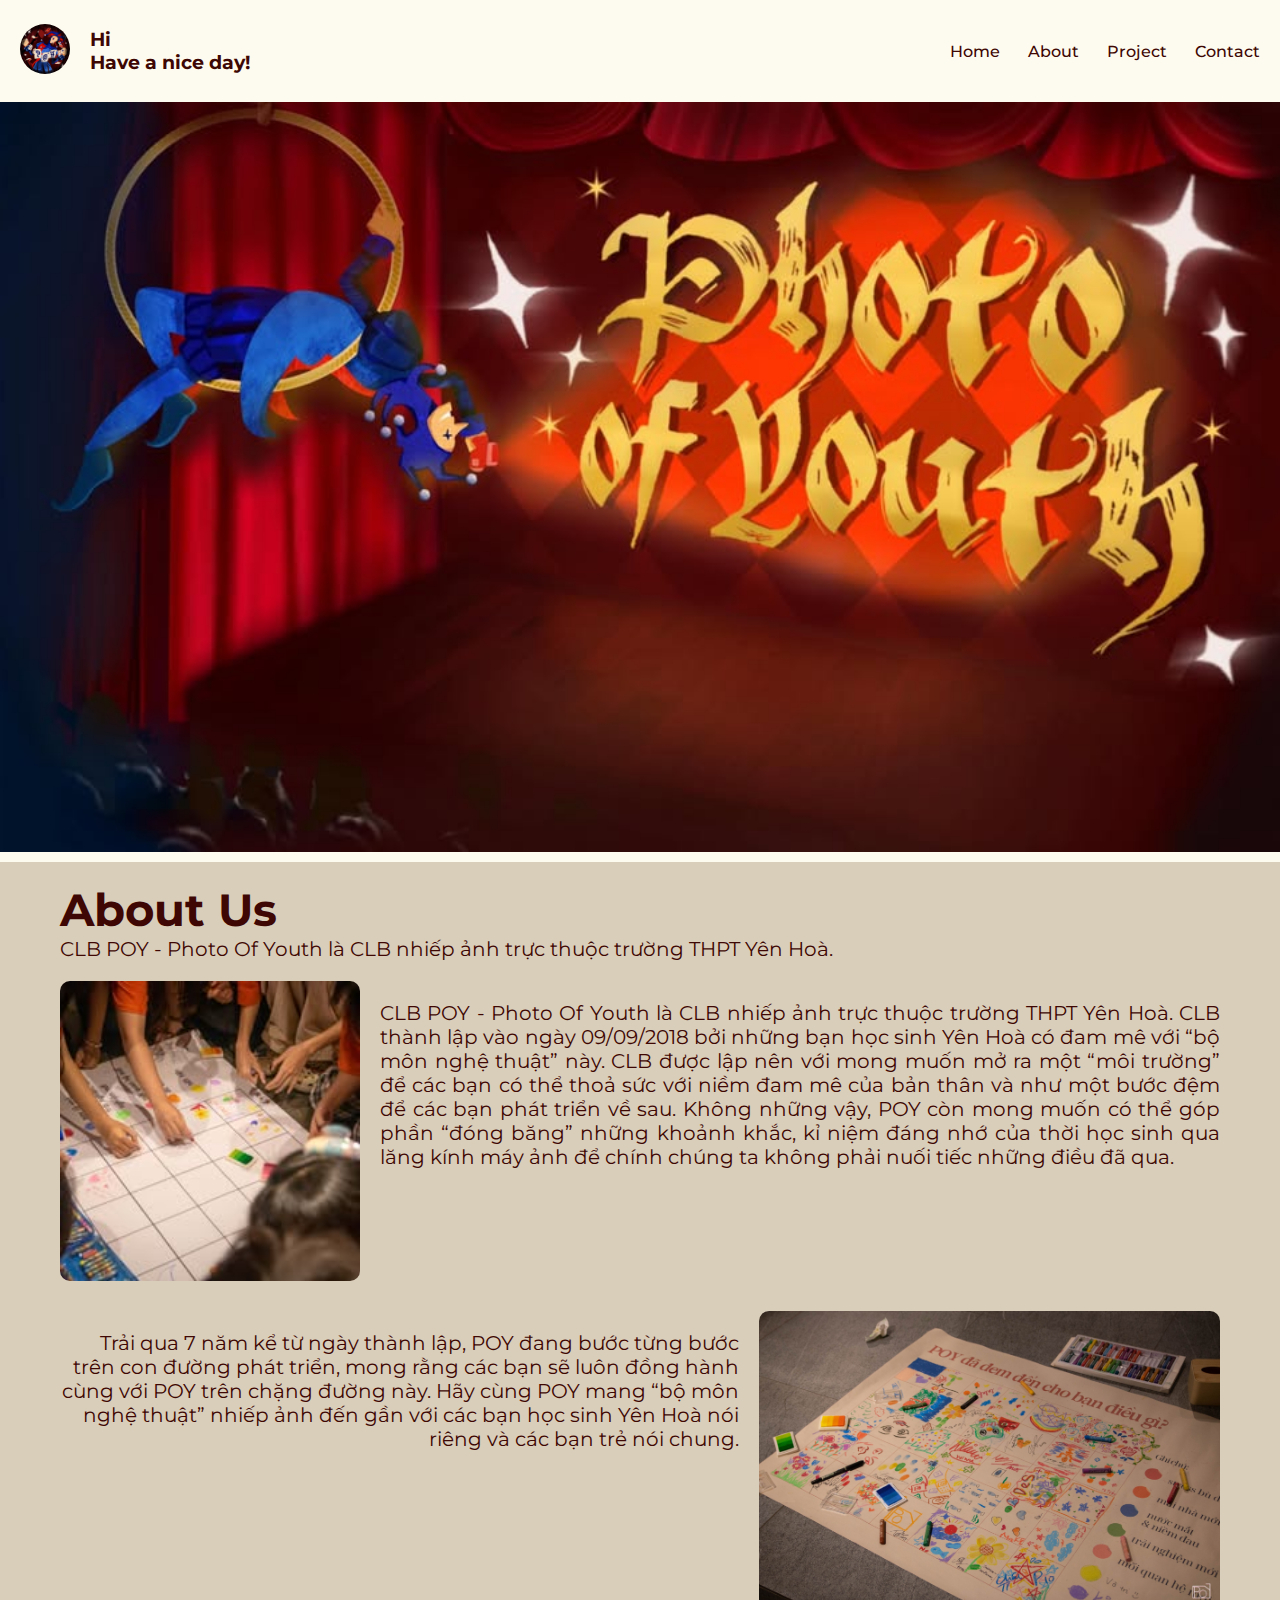
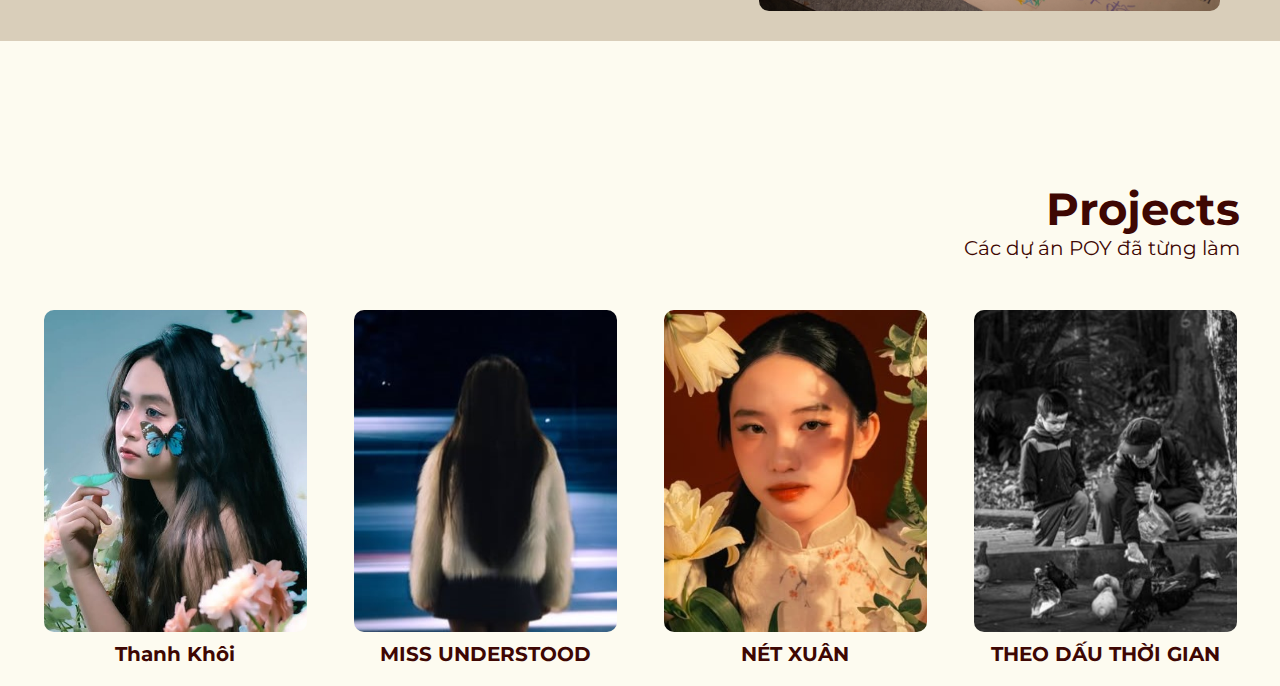
<file: index.html>
<!DOCTYPE html>
<html lang="en">
  <head>
    <meta charset="UTF-8" />
    <meta name="viewport" content="width=device-width, initial-scale=1.0" />
    <title>POY-Photo Of Youth</title>
    <link rel="stylesheet" href="index.css" />
    <link rel="preconnect" href="https://fonts.googleapis.com" />
    <link rel="preconnect" href="https://fonts.gstatic.com" crossorigin />
    <link
      href="https://fonts.googleapis.com/css2?family=Geist:wght@100..900&family=Inter+Tight:ital,wght@0,100..900;1,100..900&family=Montserrat:ital,wght@0,100..900;1,100..900&display=swap"
      rel="stylesheet"
    />
  </head>
  <body>
    <div class="page-wrap">
      <div class="header" id>
        <div class="left">
          <div class="logo">
            <img src="Logo.jpg" alt="" />
          </div>

          <div class="note">
            <h3>Hi<br />Have a nice day!</h3>
          </div>
        </div>

        <div class="navbar">
          <a href="#">Home</a>
          <a href="#About">About</a>
          <a href="#Projects">Project</a>
          <a href="#">Contact</a>
        </div>
      </div>

      <div class="main">
        <div class="hero">
          <img src="Hero.jpg" alt="" />
        </div>

        <div class="content">
          <section id="About" class="About">
            <div class="top">
              <h2 class="title">About Us</h2>
              <p>
                CLB POY - Photo Of Youth là CLB nhiếp ảnh trực thuộc trường THPT
                Yên Hoà.
              </p>
            </div>

            <div class="bottom">
              <div class="part1">
                <img src="About-part1.jpg" alt="" />
                <p>
                  CLB POY - Photo Of Youth là CLB nhiếp ảnh trực thuộc trường
                  THPT Yên Hoà. CLB thành lập vào ngày 09/09/2018 bởi những bạn
                  học sinh Yên Hoà có đam mê với “bộ môn nghệ thuật” này. CLB
                  được lập nên với mong muốn mở ra một “môi trường” để các bạn
                  có thể thoả sức với niềm đam mê của bản thân và như một bước
                  đệm để các bạn phát triển về sau. Không những vậy, POY còn
                  mong muốn có thể góp phần “đóng băng” những khoảnh khắc, kỉ
                  niệm đáng nhớ của thời học sinh qua lăng kính máy ảnh để chính
                  chúng ta không phải nuối tiếc những điều đã qua.
                </p>
              </div>

              <div class="part2">
                <img src="About-part2.jpg" alt="" />
                <p>
                  Trải qua 7 năm kể từ ngày thành lập, POY đang bước từng bước
                  trên con đường phát triển, mong rằng các bạn sẽ luôn đồng hành
                  cùng với POY trên chặng đường này. Hãy cùng POY mang “bộ môn
                  nghệ thuật” nhiếp ảnh đến gần với các bạn học sinh Yên Hoà nói
                  riêng và các bạn trẻ nói chung.
                </p>
              </div>
            </div>
          </section>


          <section id="Projects" class="Projects">
            <div class="top">
              <h2 class="title">Projects</h2>
              <p>Các dự án POY đã từng làm</p>
            </div>

            <div class="bottom">
              <div class="project1">
                <img src="Project1.jpg" alt="" />
                <h4>Thanh Khôi</h4>
              </div> 

              <div class="project2">
                <img src="Project2.jpg" alt="" />
                <h4>MISS UNDERSTOOD</h4>
              </div>

              <div class="project3">
                <img src="Project3.jpg" alt="" />
                <h4>NÉT XUÂN</h4>   
              </div>            
              
              <div class="project4">
                <img src="Project4.jpg" alt="" />
                <h4>THEO DẤU THỜI GIAN</h4>
              </div>
          </section>
        </div>
      </div>
    </div>
  </body>
</html>
</file>
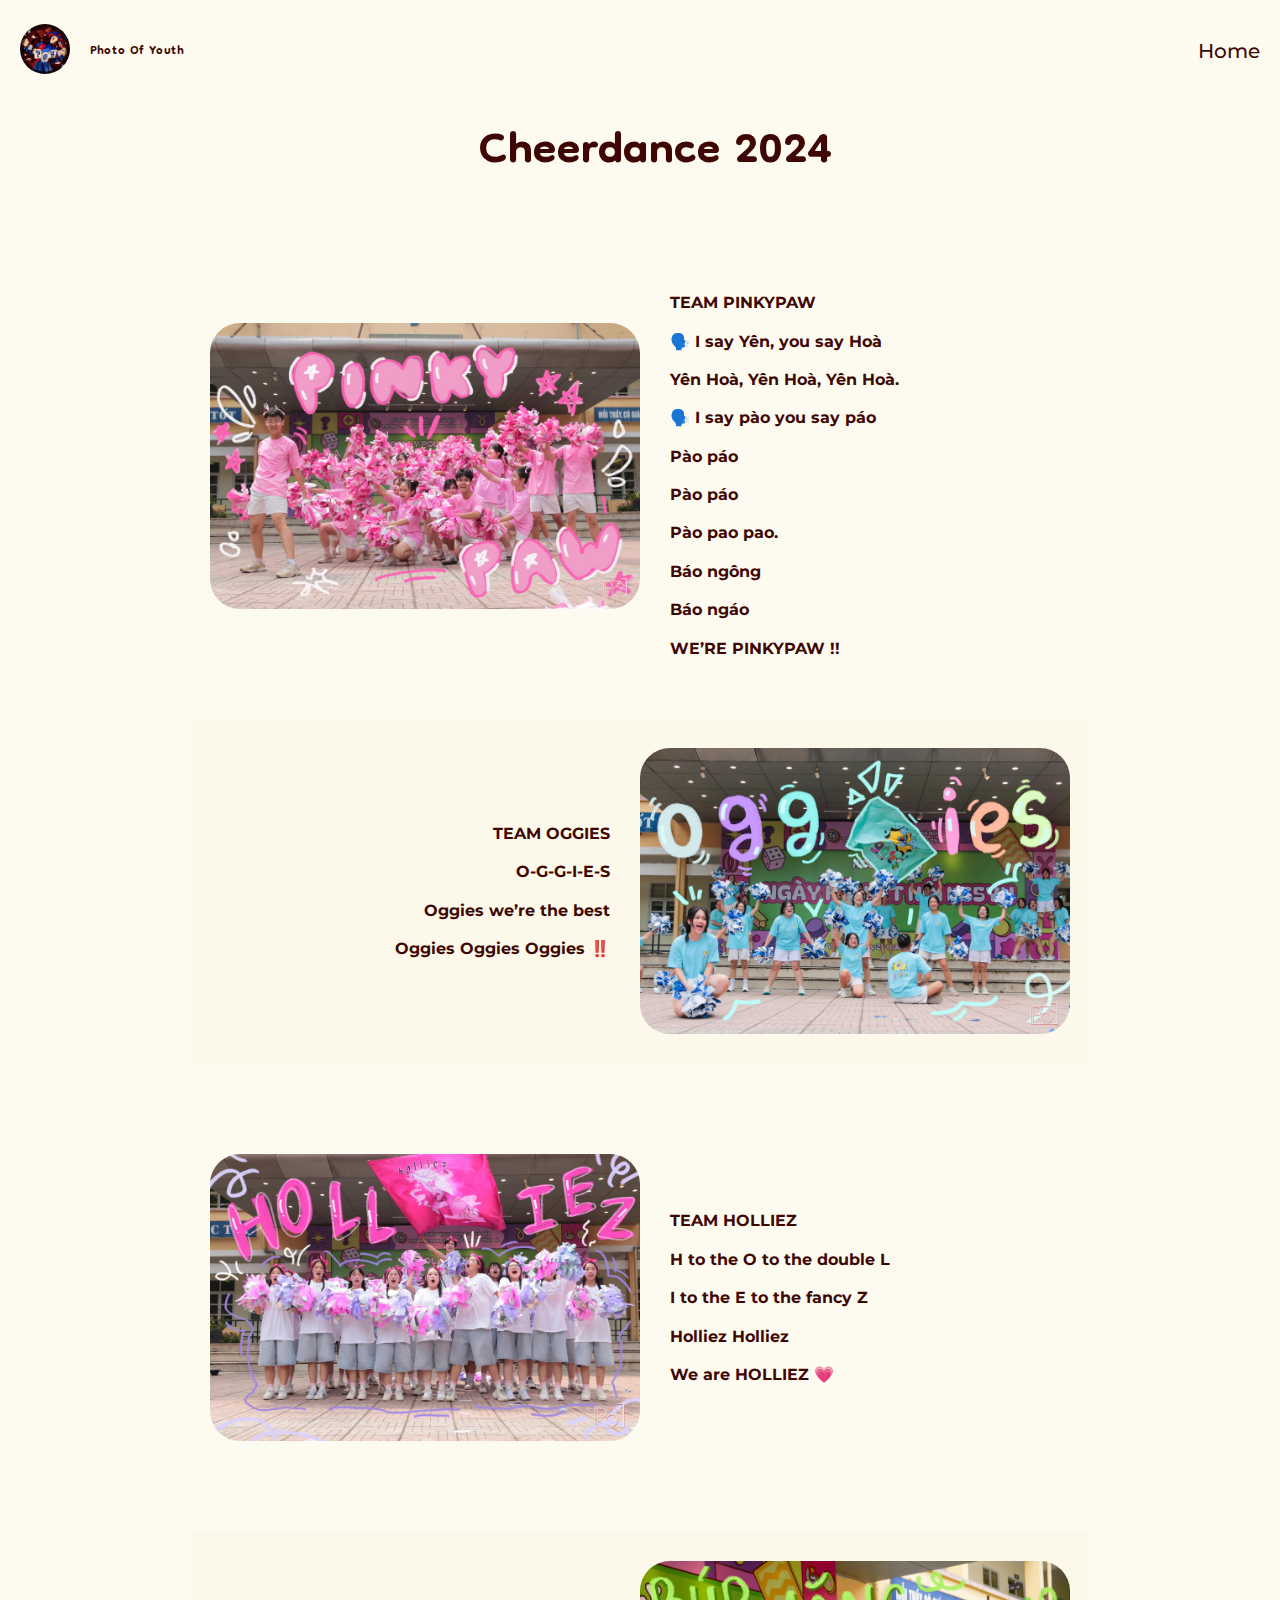
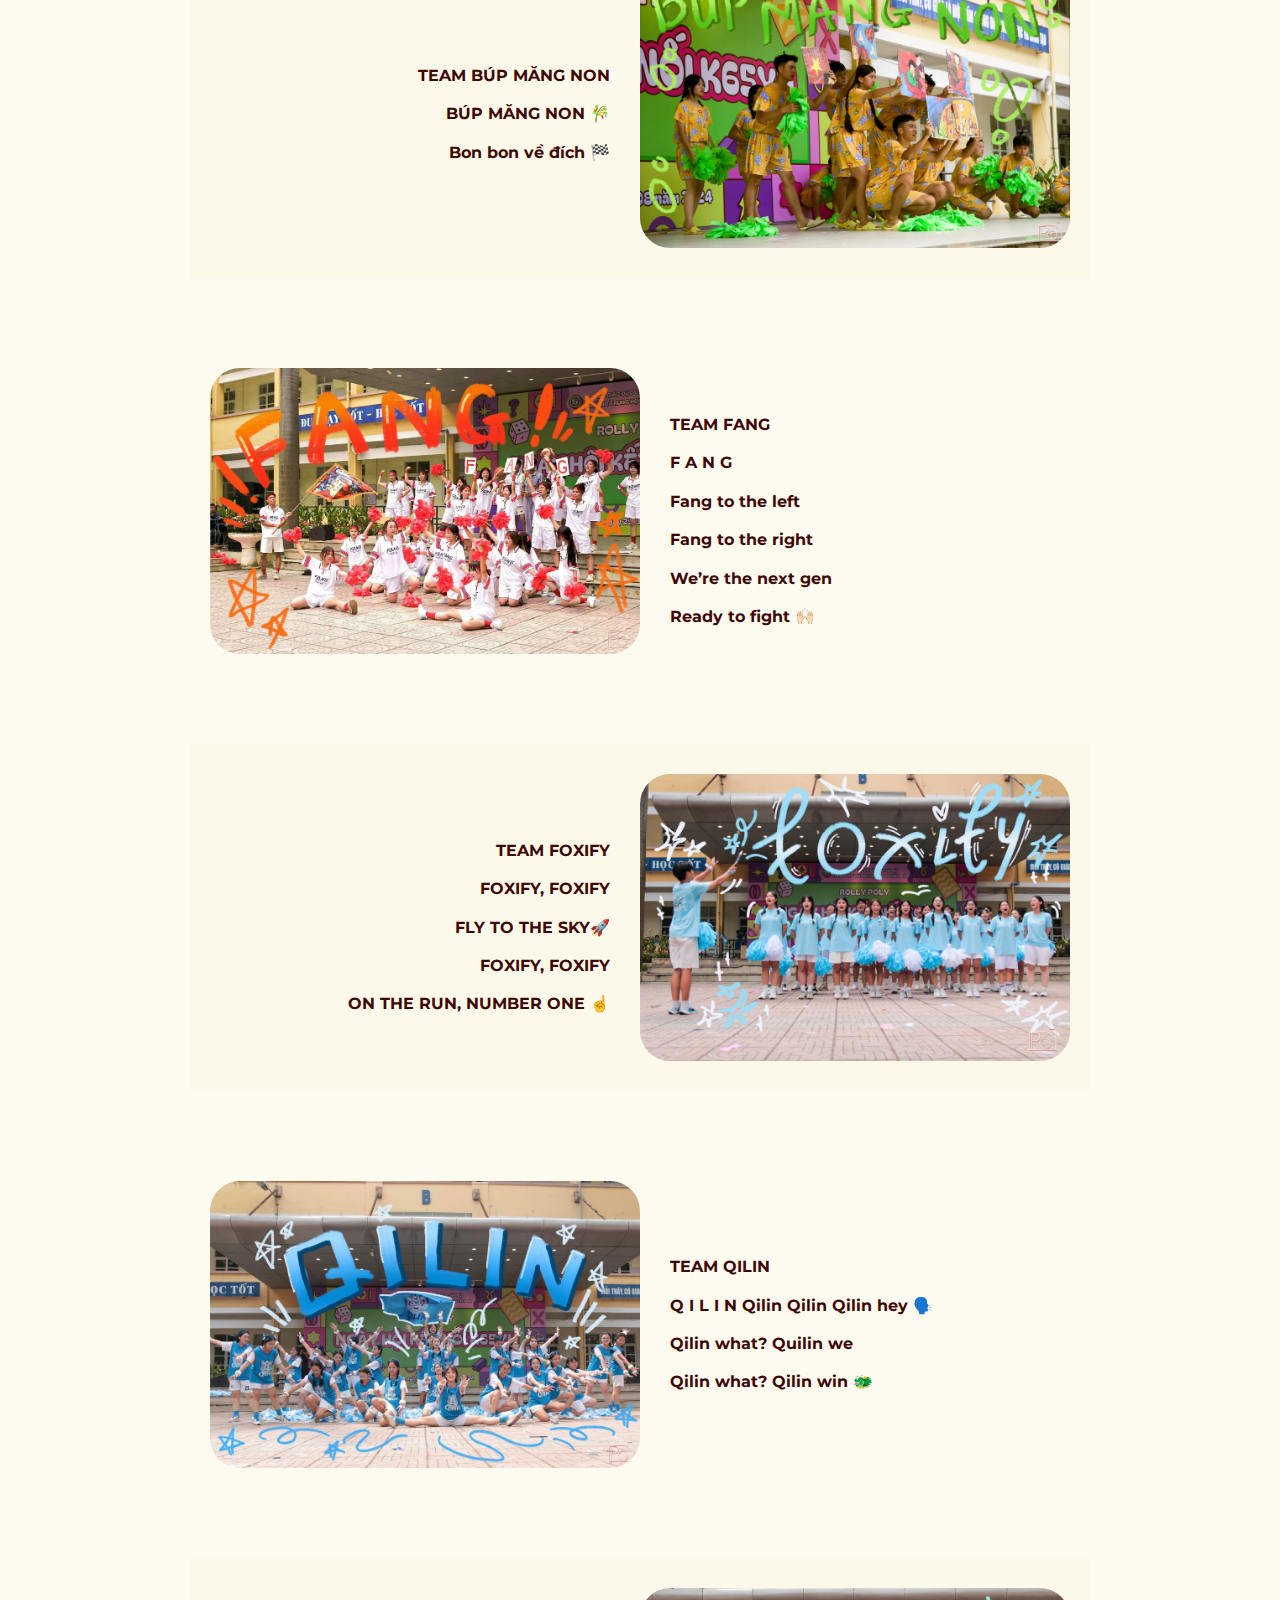
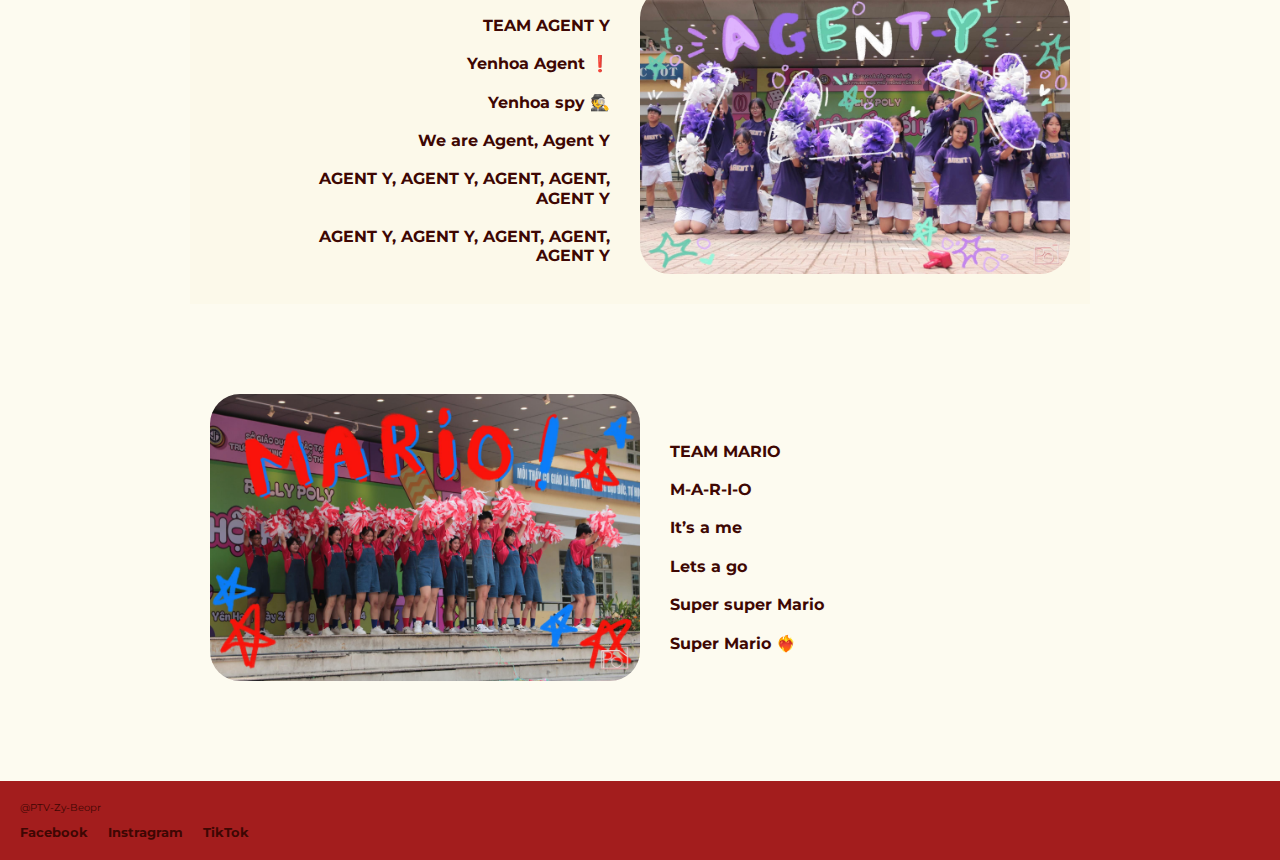
<file: cheerdance2024.html>
<!DOCTYPE html>
<html lang="en">
<head>
    <meta charset="UTF-8">
    <meta name="viewport" content="width=device-width, initial-scale=1.0">
    <title>CHEERDANCE 2024</title>
    <link rel="preconnect" href="https://fonts.googleapis.com">
    <link rel="preconnect" href="https://fonts.gstatic.com" crossorigin>
    <link href="https://fonts.googleapis.com/css2?family=Dongle&family=Montserrat:ital,wght@0,100..900;1,100..900&display=swap" rel="stylesheet">
    <link rel="stylesheet" href="cheerdance2024.css">
    
    <link rel="stylesheet" href="index.css">
</head>
<body>
    <div class="header" id =Home>
        <div class="left">
          <a href="index.html">
             <div class="logo">
            <img src="Logo.jpg" alt="" />
            </div>
        </a>

          <div class="note">
            <h3>Photo Of Youth</h3>
          </div>
        </div>

        <div class="navbar">
          <a href="index.html">Home</a>
          
        </div>
      </div>

    <div class="main">
        <div class="top">
      <h1>Cheerdance 2024</h1>   
    </div>
   <div class = "content">
        <div class="pinkpaw">
          <img src="News2.jpg" alt="">
          <p>
                TEAM PINKYPAW
                <br>🗣️ I say Yên, you say Hoà
                <br>Yên Hoà, Yên Hoà, Yên Hoà.
                <br>🗣️ I say pào you say páo
                <br>Pào páo
                <br>Pào páo
                <br>Pào pao pao.
                <br>Báo ngông
                <br>Báo ngáo
                <br>WE’RE PINKYPAW !!
          </p>
        </div>

        <div class="oggies">
          <img src="News21.jpg" alt="">
          <p>TEAM OGGIES
                <br>O-G-G-I-E-S
                <br>Oggies we’re the best
                <br>Oggies Oggies Oggies ‼️
          </p>
        </div>

        <div class = "holliez">
          <img src="News22.jpg" alt="">
          <p>TEAM HOLLIEZ
            <br>H to the O to the double L
            <br>I to the E to the fancy Z
            <br>Holliez Holliez
            <br>We are HOLLIEZ 💗
        </p>
        </div>
        
        <div class="bupmangnon">
            <img src="News23.jpg" alt="">
            <p>
                TEAM BÚP MĂNG NON
                <br>BÚP MĂNG NON 🎋
                <br>Bon bon về đích 🏁
            </p>
        </div>

        <div class="fang">
            <img src="News24.jpg" alt="">
            <p>
                TEAM FANG
                <br>F A N G
                <br>Fang to the left
                <br>Fang to the right
                <br>We’re the next gen
                <br>Ready to fight 🙌🏻
            </p>
        </div>

        <div class="foxify">
            <img src="News25.jpg" alt="">
            <p>
                TEAM FOXIFY
                <br>FOXIFY, FOXIFY
                <br>FLY TO THE SKY🚀
                <br>FOXIFY, FOXIFY
                <br>ON THE RUN, NUMBER ONE ☝️
            </p>
        </div>

        <div class="Quilin">
            <img src="News26.jpg" alt="">
            <p>TEAM QILIN
                <br>Q I L I N Qilin Qilin Qilin hey 🗣️
                <br>Qilin what? Quilin we
                <br>Qilin what? Qilin win 🐲
            </p>
        </div>

        <div class="agenty">
            <img src="News27.jpg" alt="">
            <p>
                TEAM AGENT Y
                <br>Yenhoa Agent ❗️
                <br>Yenhoa spy 🕵️
                <br>We are Agent, Agent Y
                <br>AGENT Y, AGENT Y, AGENT, AGENT, AGENT Y
                <br>AGENT Y, AGENT Y, AGENT, AGENT, AGENT Y 
            </p>
        </div>

        <div class="mario">
            <img src="News28.jpg" alt="">
            <p>
                TEAM MARIO
                <br>M-A-R-I-O
                <br>It’s a me
                <br>Lets a go
                <br>Super super Mario
                <br>Super Mario ❤️‍🔥
            </p>
        </div>
   </div>

   <div class="footer" id="Contact">
        <div class="info">
          <div class="designer"><p>@PTV-Zy-Beopr</p></div> 
          <div class = "in4clb">
            <a href="https://www.facebook.com/poyyenhoa" target="_blank"><h5>Facebook</h5></a>
            <a href="https://www.instagram.com/photoofyouth/" target="_blank"><h5>Instragram</h5></a>
            <a href="https://www.tiktok.com/@photoofyouth_?is_from_webapp=1&sender_device=pc" target="_blank"><h5>TikTok</h5></a>
        </div>
</div>
    
</body>
</html>
</body>
</html>
</file>
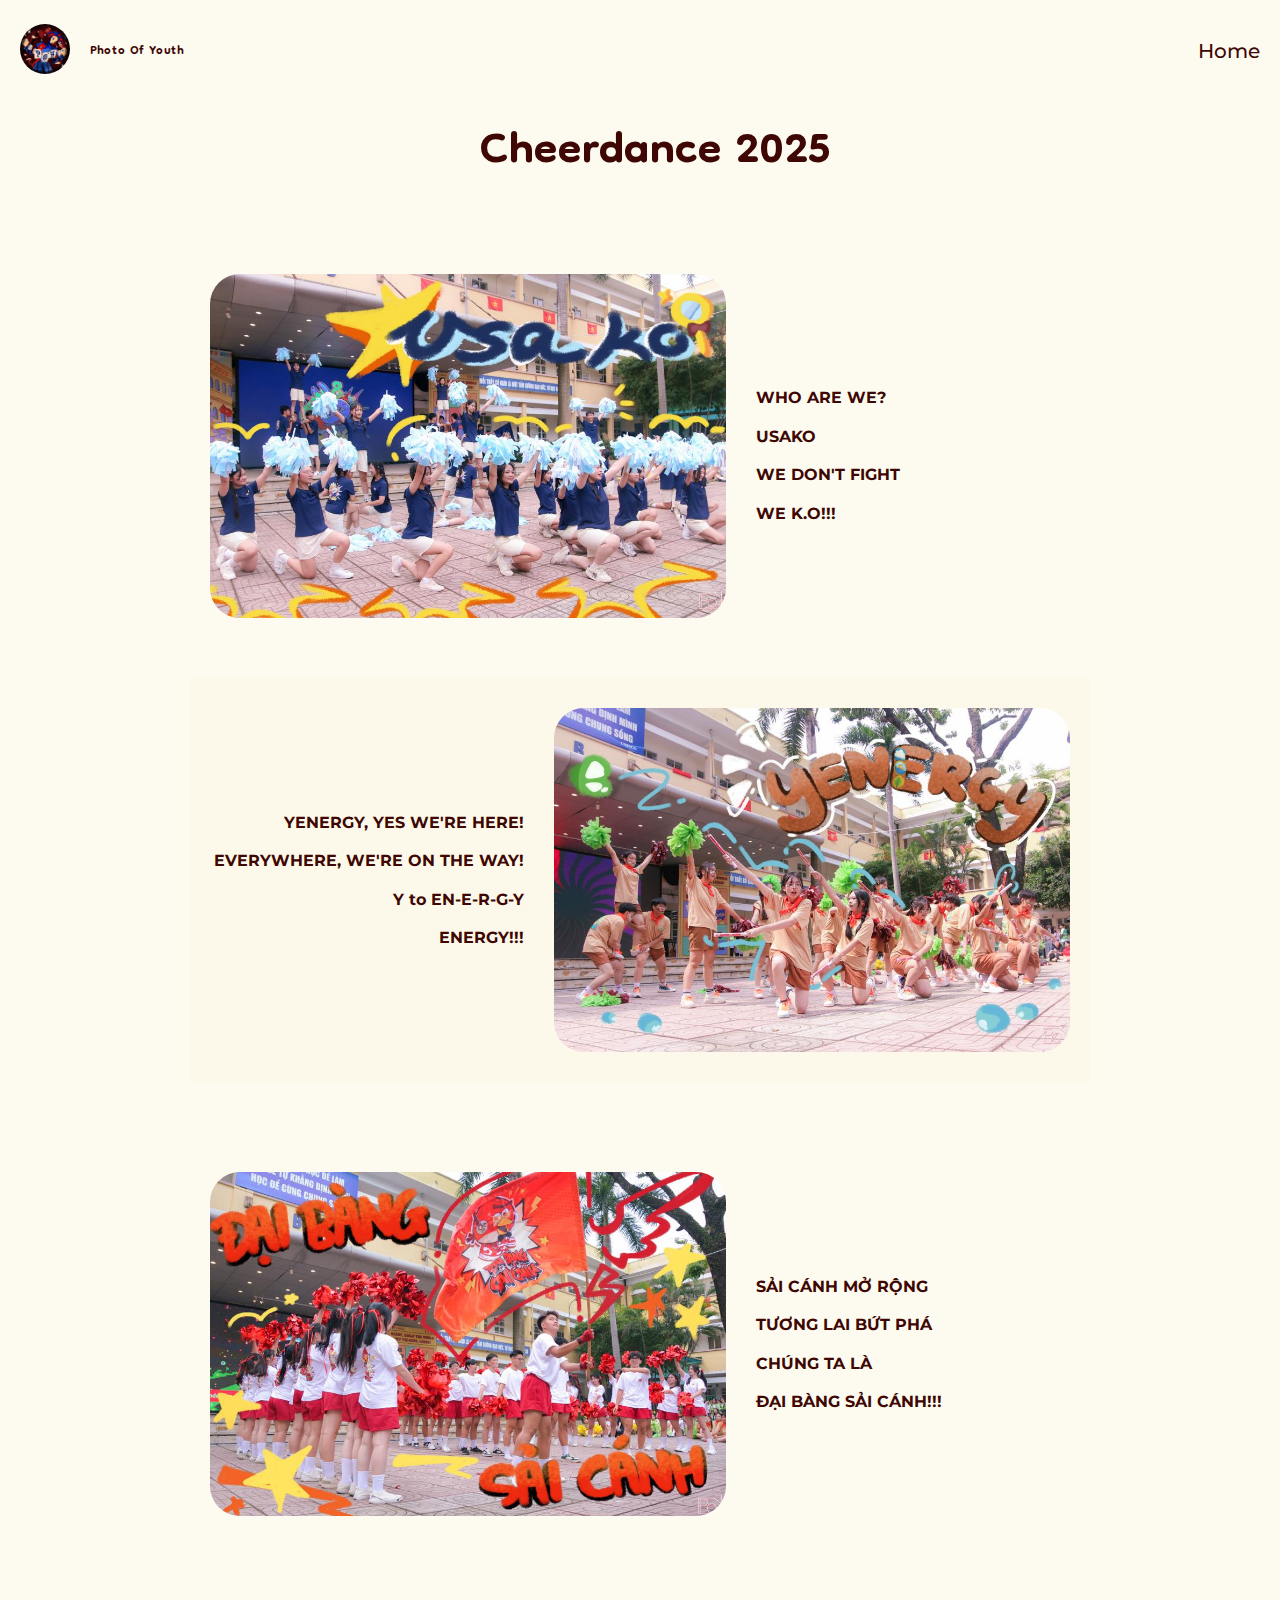
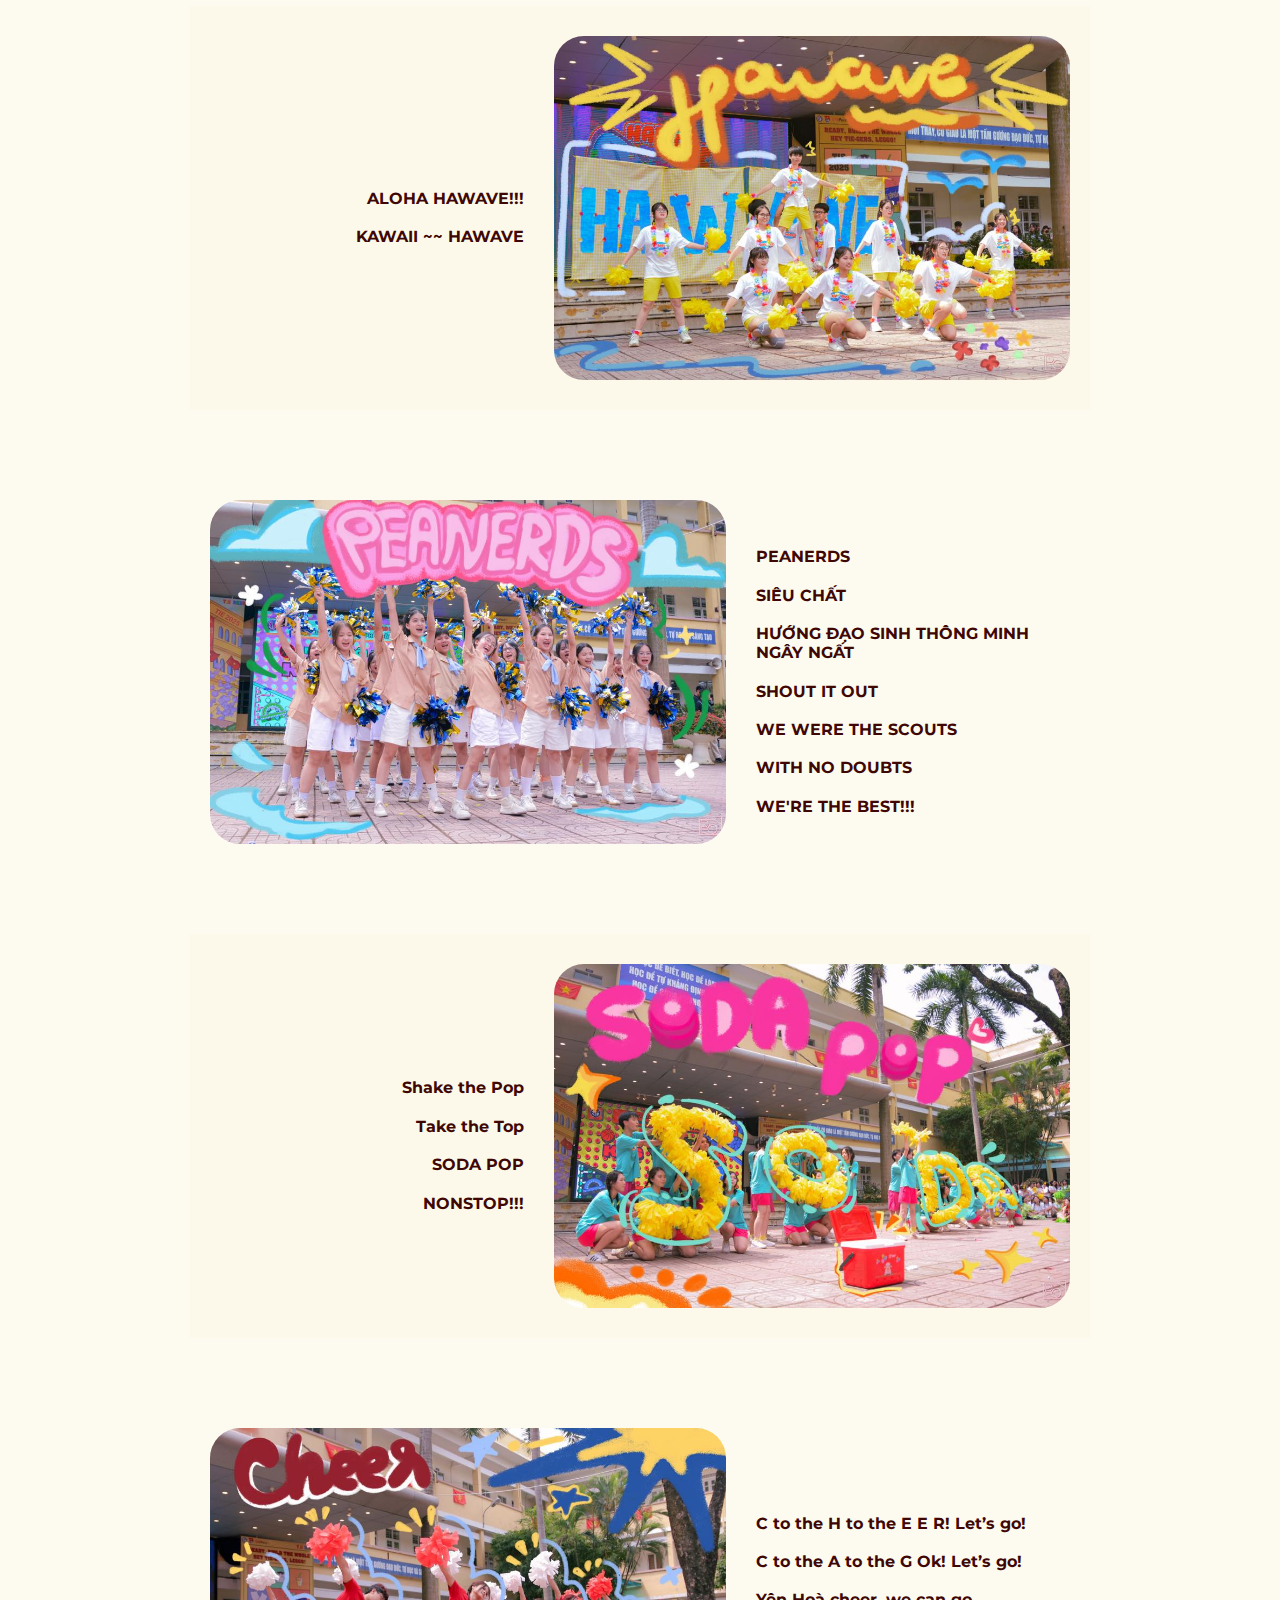
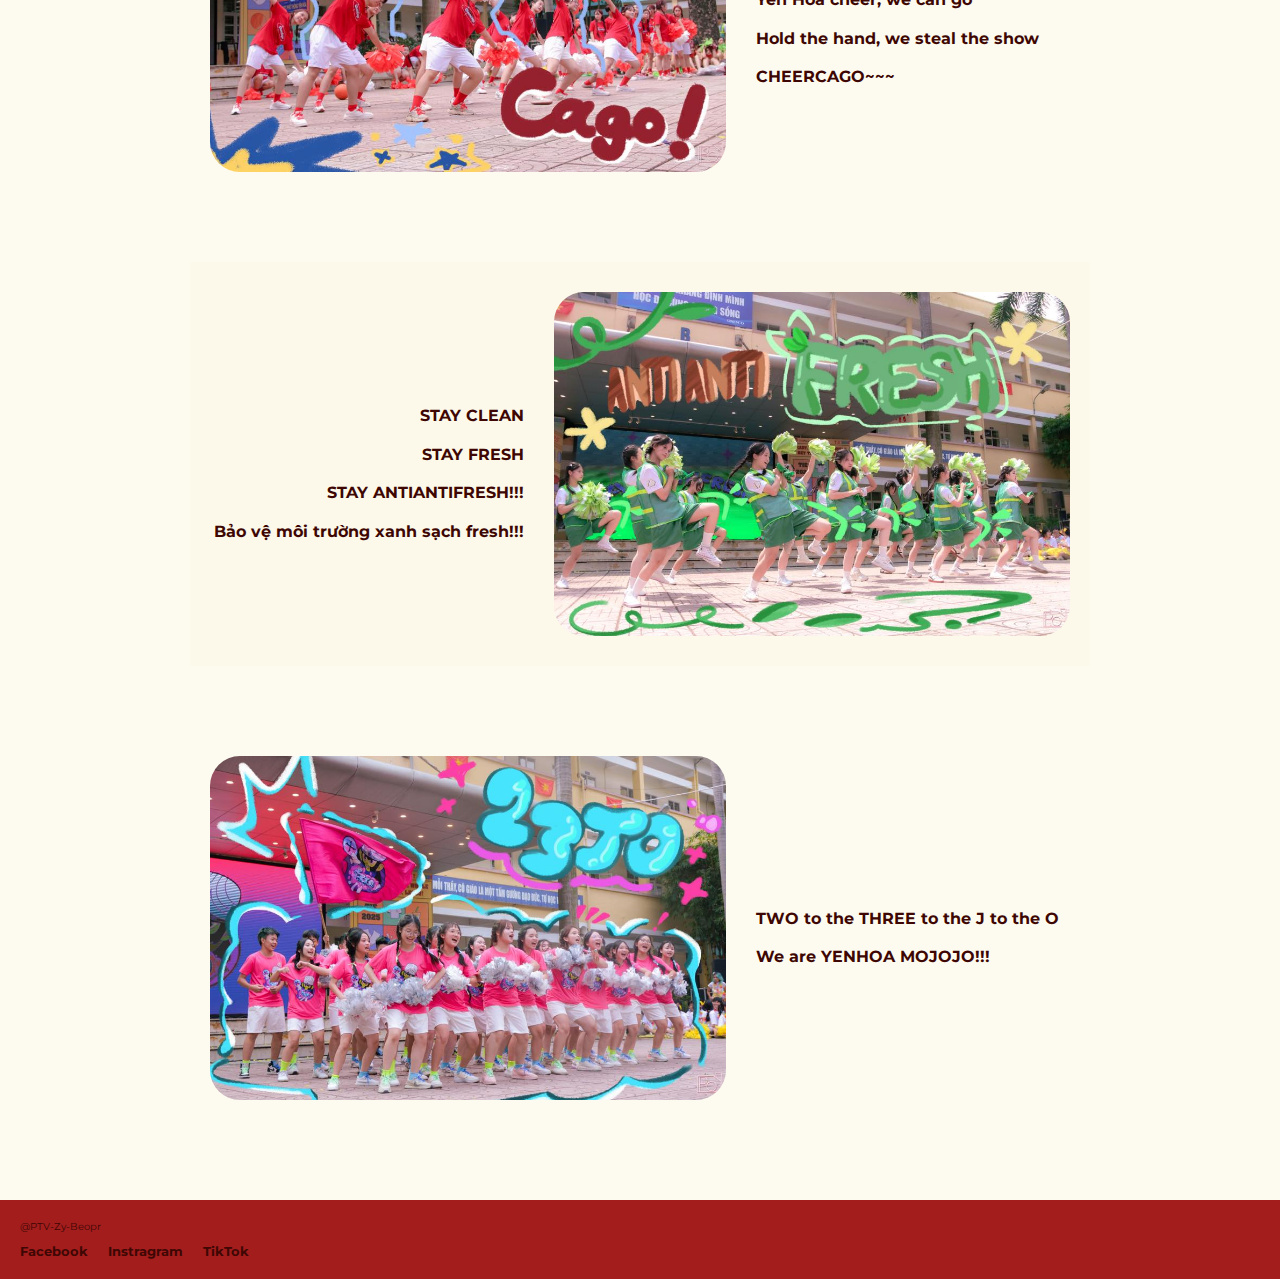
<file: cheerdance2025.html>
<!DOCTYPE html>
<html lang="en">
<head>
    <meta charset="UTF-8">
    <meta name="viewport" content="width=device-width, initial-scale=1.0">
    <title>CHEERDANCE 2025</title>
    <link rel="preconnect" href="https://fonts.googleapis.com">
    <link rel="preconnect" href="https://fonts.gstatic.com" crossorigin>
    <link href="https://fonts.googleapis.com/css2?family=Dongle&family=Montserrat:ital,wght@0,100..900;1,100..900&display=swap" rel="stylesheet">
    <link rel="stylesheet" href="cheerdance2025.css">
    
    <link rel="stylesheet" href="index.css">
</head>
<body>
    <div class="header" id =Home>
        <div class="left">
          <a href="index.html">
             <div class="logo">
            <img src="Logo.jpg" alt="" />
            </div>
        </a>

          <div class="note">
            <h3>Photo Of Youth</h3>
          </div>
        </div>

        <div class="navbar">
          <a href="index.html">Home</a>
          
        </div>
      </div>

    <div class="main">
        <div class="top">
      <h1>Cheerdance 2025</h1>   
    </div>
   <div class = "content">
        <div class="usako">
          <img src="News1.jpg" alt="">
          <p>
                WHO ARE WE?
                <br>USAKO
                <br>WE DON'T FIGHT
                <br>WE K.O!!!
          </p>
        </div>

        <div class="yenergy">
          <img src="News12.jpg" alt="">
          <p>YENERGY, YES WE'RE HERE!
            <br>EVERYWHERE, WE'RE ON THE WAY!
            <br>Y to EN-E-R-G-Y
            <br>ENERGY!!!
          </p>
        </div>

        <div class = "daibangsaicanh">
          <img src="News13.jpg" alt="">
          <p>SẢI CÁNH MỞ RỘNG
            <br>TƯƠNG LAI BỨT PHÁ
            <br>CHÚNG TA LÀ
            <br>ĐẠI BÀNG SẢI CÁNH!!!
        </p>
        </div>
        
        <div class="hawave">
            <img src="News14.jpg" alt="">
            <p>
                ALOHA HAWAVE!!!
                <br>KAWAII ~~ HAWAVE 
            </p>
        </div>

        <div class="peanerds">
            <img src="News15.jpg" alt="">
            <p>
                PEANERDS
                <br>SIÊU CHẤT
                <br>HƯỚNG ĐẠO SINH THÔNG MINH NGÂY NGẤT
                <br>SHOUT IT OUT
                <br>WE WERE THE SCOUTS
                <br>WITH NO DOUBTS
                <br>WE'RE THE BEST!!!
            </p>
        </div>

        <div class="sodapop">
            <img src="News16.jpg" alt="">
            <p>
                Shake the Pop
                <br>Take the Top
                <br>SODA POP
                <br>NONSTOP!!!
            </p>
        </div>

        <div class="cheercago">
            <img src="News17.jpg" alt="">
            <p>C to the H to the E E R! Let’s go!
                <br>C to the A to the G Ok! Let’s go!
                <br>Yên Hoà cheer, we can go
                <br>Hold the hand, we steal the show
                <br>CHEERCAGO~~~
            </p>
        </div>

        <div class="antiantifresh">
            <img src="News18.jpg" alt="">
            <p>
                STAY CLEAN
                <br>STAY FRESH
                <br>STAY ANTIANTIFRESH!!!
                <br>Bảo vệ môi trường xanh sạch fresh!!!
            </p>
        </div>

        <div class="23jo">
            <img src="News19.jpg" alt="">
            <p>
                TWO to the THREE to the J to the O
                <br>We are YENHOA MOJOJO!!!
            </p>
        </div>
   </div>

   <div class="footer" id="Contact">
        <div class="info">
          <div class="designer"><p>@PTV-Zy-Beopr</p></div> 
          <div class = "in4clb">
            <a href="https://www.facebook.com/poyyenhoa" target="_blank"><h5>Facebook</h5></a>
            <a href="https://www.instagram.com/photoofyouth/" target="_blank"><h5>Instragram</h5></a>
            <a href="https://www.tiktok.com/@photoofyouth_?is_from_webapp=1&sender_device=pc" target="_blank"><h5>TikTok</h5></a>
        </div>
</div>
    
</body>
</html>
</body>
</html>
</file>
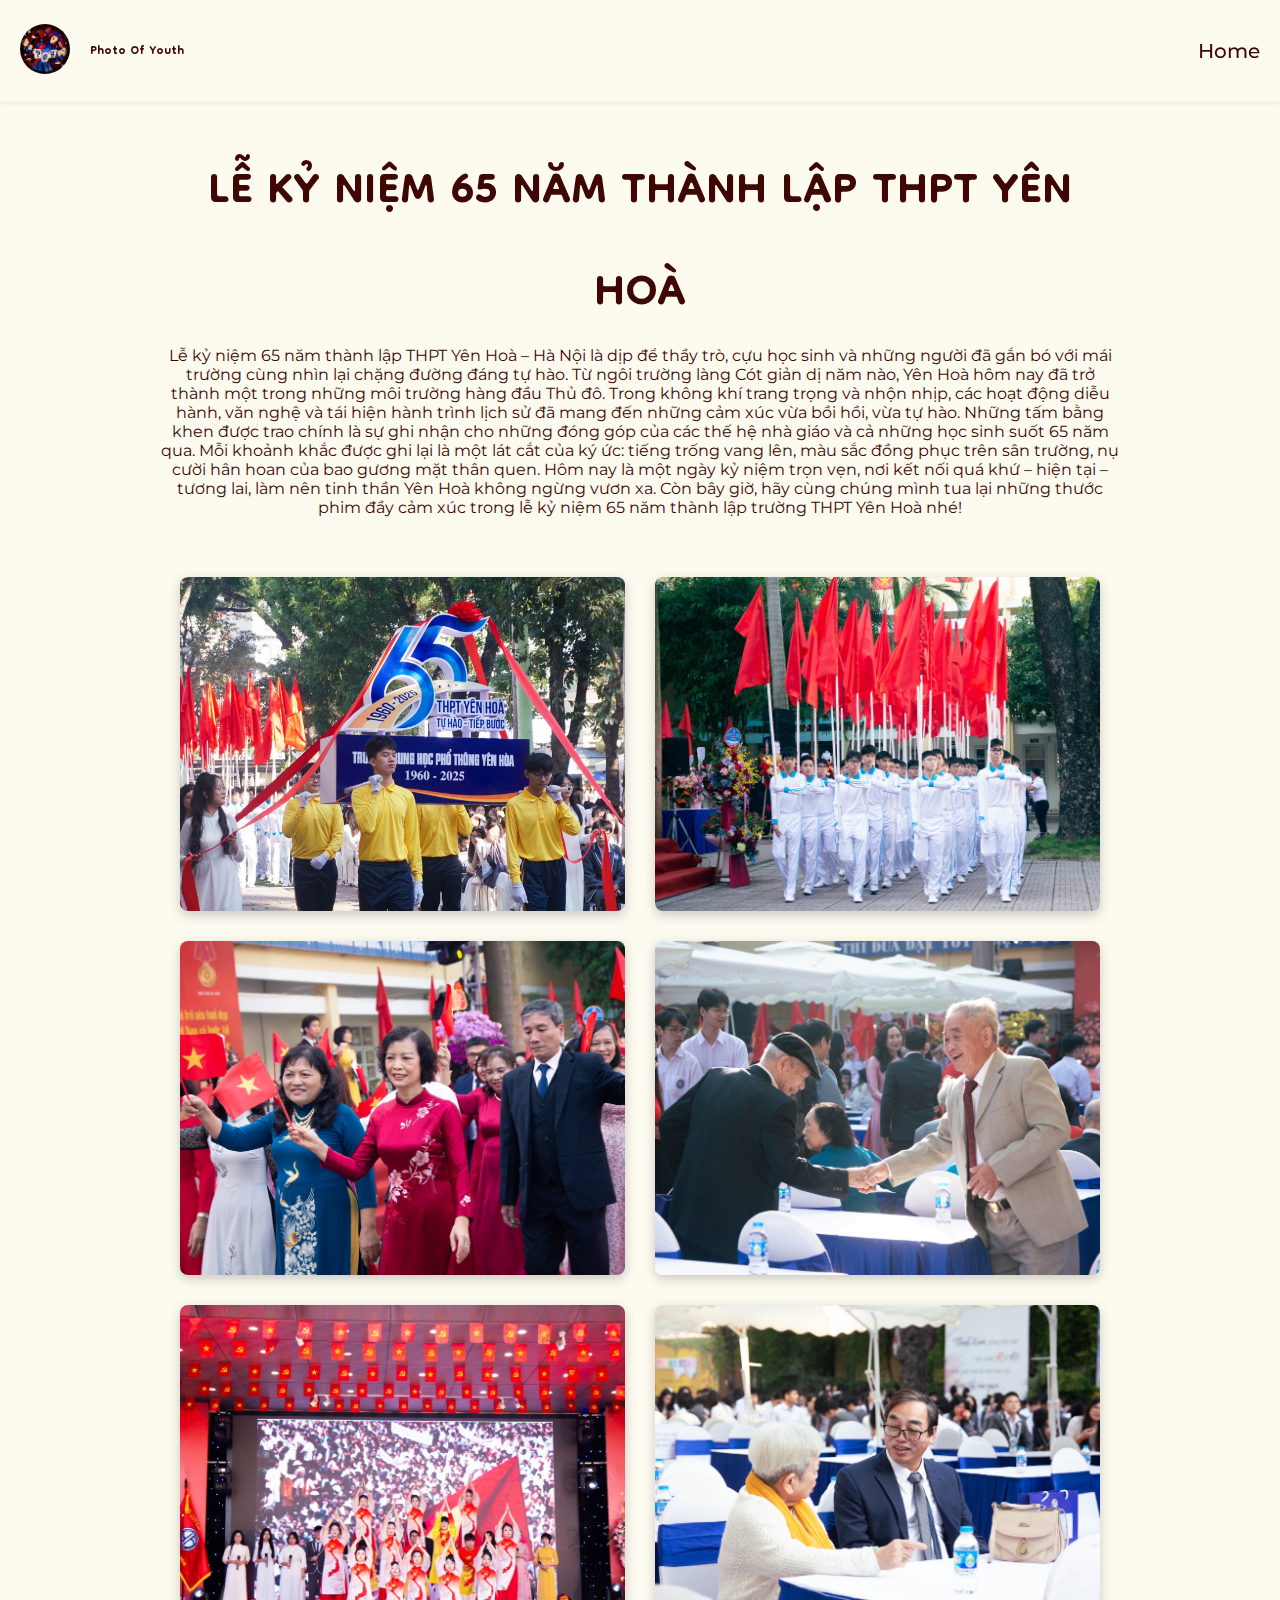
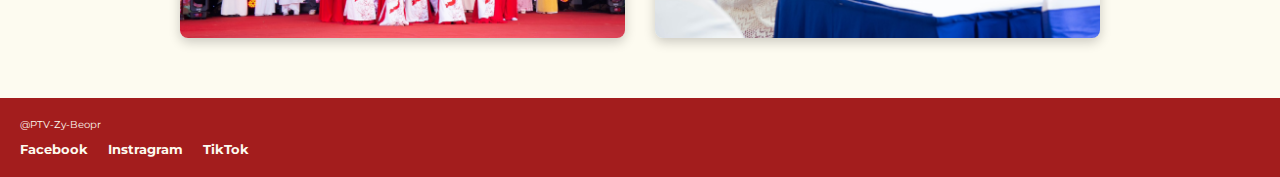
<file: lekiniem65nam.html>
<!DOCTYPE html>
<html lang="en">
<head>
    <meta charset="UTF-8">
    <meta name="viewport" content="width=device-width, initial-scale=1.0">
    <title>Miss Understood</title>
    <link rel="preconnect" href="https://fonts.googleapis.com">
    <link rel="preconnect" href="https://fonts.gstatic.com" crossorigin>
    <link href="https://fonts.googleapis.com/css2?family=Dongle&family=Montserrat:ital,wght@0,100..900;1,100..900&display=swap" rel="stylesheet">
    <link rel="stylesheet" href="lekiniem65nam.css">
    <link rel="stylesheet" href="index.css">
</head>
<body>
    <div class="header" id =Home>
        <div class="left">
          <a href="index.html">
             <div class="logo">
            <img src="Logo.jpg" alt="" />
            </div>
        </a>

          <div class="note">
            <h3>Photo Of Youth</h3>
          </div>
        </div>

        <div class="navbar">
          <a href="index.html">Home</a>
          
        </div>
      </div>

    <div class="main">
        <div class="top">
      <h1> LỄ KỶ NIỆM 65 NĂM THÀNH LẬP THPT YÊN HOÀ</h1> 
      <p>
Lễ kỷ niệm 65 năm thành lập THPT Yên Hoà – Hà Nội là dịp để thầy trò, cựu học sinh và những người đã gắn bó với mái trường cùng nhìn lại chặng đường đáng tự hào. 
Từ ngôi trường làng Cót giản dị năm nào, Yên Hoà hôm nay đã trở thành một trong những môi trường hàng đầu Thủ đô. Trong không khí trang trọng và nhộn nhịp, các hoạt động diễu hành, văn nghệ và tái hiện hành trình lịch sử đã mang đến những cảm xúc vừa bồi hồi, vừa tự hào. Những tấm bằng khen được trao chính là sự ghi nhận cho những đóng góp của các thế hệ nhà giáo và cả những học sinh suốt 65 năm qua. 
Mỗi khoảnh khắc được ghi lại là một lát cắt của ký ức: tiếng trống vang lên, màu sắc đồng phục trên sân trường, nụ cười hân hoan của bao gương mặt thân quen. Hôm nay là một ngày kỷ niệm trọn vẹn, nơi kết nối quá khứ – hiện tại – tương lai, làm nên tinh thần Yên Hoà không ngừng vươn xa.
Còn bây giờ, hãy cùng chúng mình tua lại những thước phim đầy cảm xúc trong lễ kỷ niệm 65 năm thành lập trường THPT Yên Hoà nhé!
      </p>  
    </div>
   <div class = "content">
    
        <img src="News3.jpg" alt="">
        <img src="News32.jpg" alt="">
        <img src="News33.jpg" alt="">
        <img src="News34.jpg" alt="">
        <img src="News35.jpg" alt="">
        <img src="News36.jpg" alt="">

   </div>

   
</div>
    <div class="footer" id="Contact">
        <div class="info">
          <div class="designer"><p>@PTV-Zy-Beopr</p></div> 
          <div class = "in4clb">
            <a href="https://www.facebook.com/poyyenhoa" target="_blank"><h5>Facebook</h5></a>
            <a href="https://www.instagram.com/photoofyouth/" target="_blank"><h5>Instragram</h5></a>
            <a href="https://www.tiktok.com/@photoofyouth_?is_from_webapp=1&sender_device=pc" target="_blank"><h5>TikTok</h5></a>
        </div>
</body>
</html>
</body>
</html>
</file>
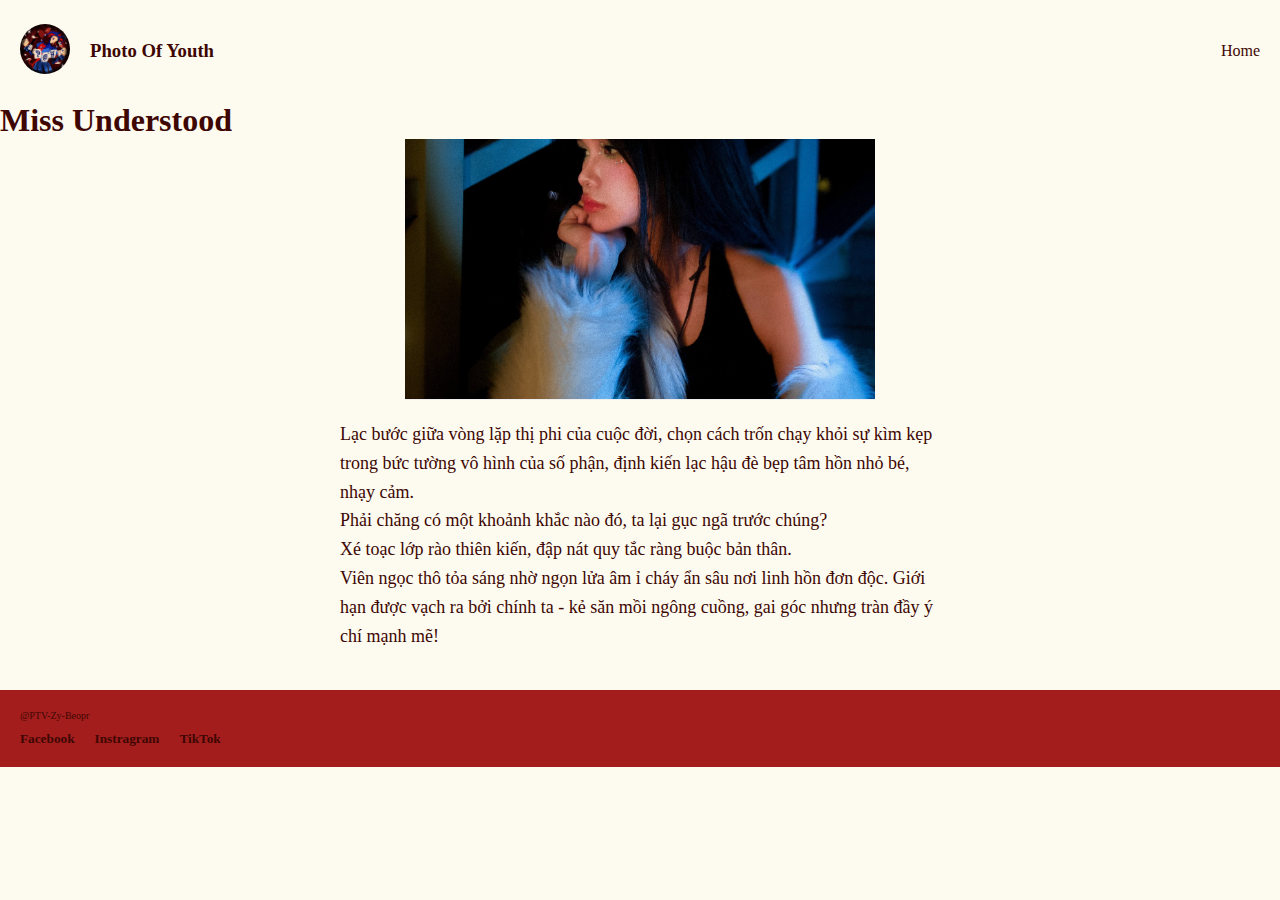
<file: missunderstood.html>
<!DOCTYPE html>
<html lang="en">
<head>
    <meta charset="UTF-8">
    <meta name="viewport" content="width=device-width, initial-scale=1.0">
    <title>Thanh khoi</title>
    <link rel="stylesheet" href="missunderstood.css">
</head>
<body>
    <div class="header" id =Home>
        <div class="left">
          <div class="logo">
            <img src="Logo.jpg" alt="" />
          </div>

          <div class="note">
            <h3>Photo Of Youth</h3>
          </div>
        </div>

        <div class="navbar">
          <a href="index.html">Home</a>
          
        </div>
      </div>

    <div class="main">
        <div class="top">
      <h1> Miss Understood</h1>   
    </div>
   <div class = "content">
        <img src="popup21.jpg" alt="">
        <p>
            Lạc bước giữa vòng lặp thị phi của cuộc đời, chọn cách trốn chạy khỏi sự kìm kẹp trong bức tường vô hình của số phận, định kiến lạc hậu đè bẹp tâm hồn nhỏ bé, nhạy cảm.
                <br>Phải chăng có một khoảnh khắc nào đó, ta lại gục ngã trước chúng?
                <br>Xé toạc lớp rào thiên kiến, đập nát quy tắc ràng buộc bản thân.
                <br>Viên ngọc thô tỏa sáng nhờ ngọn lửa âm ỉ cháy ẩn sâu nơi linh hồn đơn độc. Giới hạn được vạch ra bởi chính ta - kẻ săn mồi ngông cuồng, gai góc nhưng tràn đầy ý chí mạnh mẽ!
        </p>

   </div>

   <div class="footer" id="Contact">
        <div class="info">
          <div class="designer"><p>@PTV-Zy-Beopr</p></div> 
          <div class = "in4clb">
            <a href="https://www.facebook.com/poyyenhoa" target="_blank"><h5>Facebook</h5></a>
            <a href="https://www.instagram.com/photoofyouth/" target="_blank"><h5>Instragram</h5></a>
            <a href="https://www.tiktok.com/@photoofyouth_?is_from_webapp=1&sender_device=pc" target="_blank"><h5>TikTok</h5></a>
        </div>
</div>
    
</body>
</html>
</body>
</html>
</file>
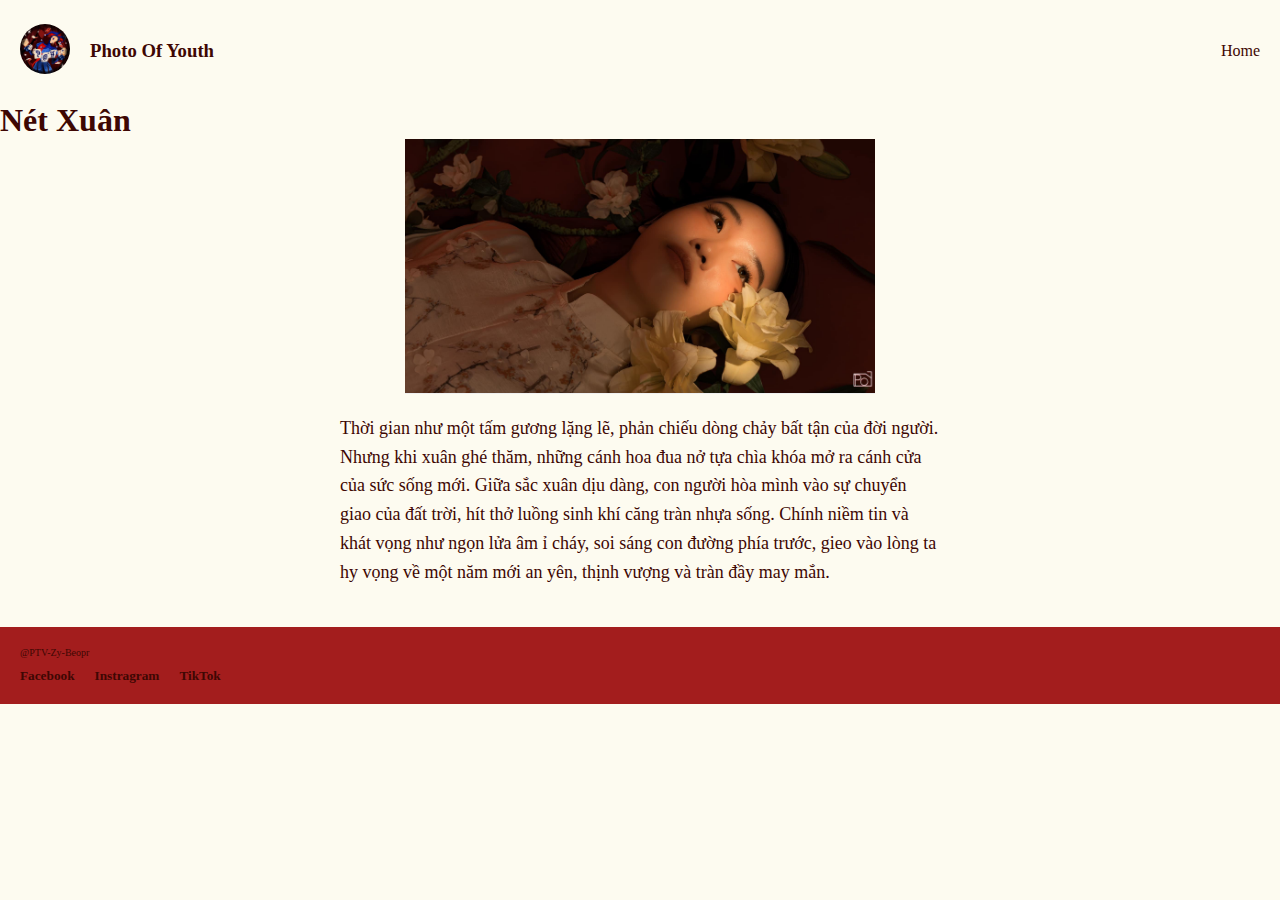
<file: netxuan.html>
<!DOCTYPE html>
<html lang="en">
<head>
    <meta charset="UTF-8">
    <meta name="viewport" content="width=device-width, initial-scale=1.0">
    <title>Nét Xuân</title>
    <link rel="stylesheet" href="netxuan.css">
</head>
<body>
    <div class="header" id =Home>
        <div class="left">
          <div class="logo">
            <img src="Logo.jpg" alt="" />
          </div>

          <div class="note">
            <h3>Photo Of Youth</h3>
          </div>
        </div>

        <div class="navbar">
          <a href="index.html">Home</a>
          
        </div>
      </div>

    <div class="main">
        <div class="top">
      <h1>Nét Xuân</h1>   
    </div>
   <div class = "content">
        <img src="popup3.jpg" alt="">
        <p>
            Thời gian như một tấm gương lặng lẽ, phản chiếu dòng chảy bất tận của đời người. Nhưng khi xuân ghé thăm, những cánh hoa đua nở tựa chìa khóa mở ra cánh cửa của sức sống mới. Giữa sắc xuân dịu dàng, con người hòa mình vào sự chuyển giao của đất trời, hít thở luồng sinh khí căng tràn nhựa sống. Chính niềm tin và khát vọng như ngọn lửa âm ỉ cháy, soi sáng con đường phía trước, gieo vào lòng ta hy vọng về một năm mới an yên, thịnh vượng và tràn đầy may mắn.
        </p>
   </div>

   <div class="footer" id="Contact">
        <div class="info">
          <div class="designer"><p>@PTV-Zy-Beopr</p></div> 
          <div class = "in4clb">
            <a href="https://www.facebook.com/poyyenhoa" target="_blank"><h5>Facebook</h5></a>
            <a href="https://www.instagram.com/photoofyouth/" target="_blank"><h5>Instragram</h5></a>
            <a href="https://www.tiktok.com/@photoofyouth_?is_from_webapp=1&sender_device=pc" target="_blank"><h5>TikTok</h5></a>
        </div>
</div>
    
</body>
</html>
</file>
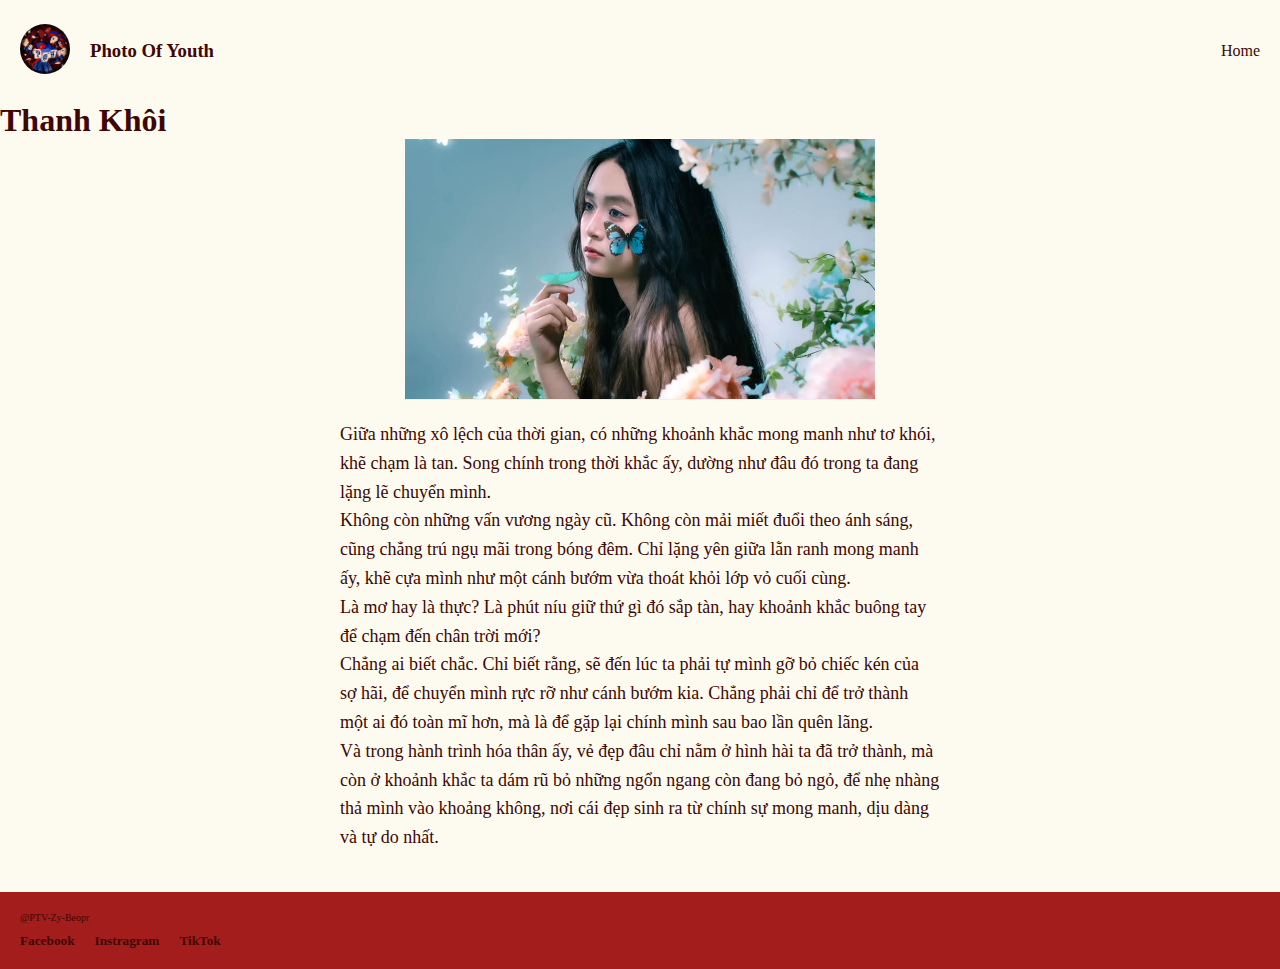
<file: thanhkhoi.html>
<!DOCTYPE html>
<html lang="en">
<head>
    <meta charset="UTF-8">
    <meta name="viewport" content="width=device-width, initial-scale=1.0">
    <title>Thanh khoi</title>
    <link rel="stylesheet" href="thanhkhoi.css">
</head>
<body>
    <div class="header" id =Home>
        <div class="left">
          <div class="logo">
            <img src="Logo.jpg" alt="" />
          </div>

          <div class="note">
            <h3>Photo Of Youth</h3>
          </div>
        </div>

        <div class="navbar">
          <a href="index.html">Home</a>
          
        </div>
      </div>

    <div class="main">
        <div class="top">
      <h1>Thanh Khôi</h1>   
    </div>
   <div class = "content">
        <img src="popup1.jpg" alt="">
        <p>
            Giữa những xô lệch của thời gian, có những khoảnh khắc mong manh như tơ khói, khẽ chạm là tan. Song chính trong thời khắc ấy, dường như đâu đó trong ta đang lặng lẽ chuyển mình. 
                <br>Không còn những vấn vương ngày cũ. Không còn mải miết đuổi theo ánh sáng, cũng chẳng trú ngụ mãi trong bóng đêm. Chỉ lặng yên giữa lằn ranh mong manh ấy, khẽ cựa mình như một cánh bướm vừa thoát khỏi lớp vỏ cuối cùng.
                <br>Là mơ hay là thực? Là phút níu giữ thứ gì đó sắp tàn, hay khoảnh khắc buông tay để chạm đến chân trời mới?
                <br>Chẳng ai biết chắc. Chỉ biết rằng, sẽ đến lúc ta phải tự mình gỡ bỏ chiếc kén của sợ hãi, để chuyển mình rực rỡ như cánh bướm kia. Chẳng phải chỉ để trở thành một ai đó toàn mĩ hơn, mà là để gặp lại chính mình sau bao lần quên lãng.
                <br>Và trong hành trình hóa thân ấy, vẻ đẹp đâu chỉ nằm ở hình hài ta đã trở thành, mà còn ở khoảnh khắc ta dám rũ bỏ những ngổn ngang còn đang bỏ ngỏ, để nhẹ nhàng thả mình vào khoảng không, nơi cái đẹp sinh ra từ chính sự mong manh, dịu dàng và tự do nhất.
        </p>
   </div>

   <div class="footer" id="Contact">
        <div class="info">
          <div class="designer"><p>@PTV-Zy-Beopr</p></div> 
          <div class = "in4clb">
            <a href="https://www.facebook.com/poyyenhoa" target="_blank"><h5>Facebook</h5></a>
            <a href="https://www.instagram.com/photoofyouth/" target="_blank"><h5>Instragram</h5></a>
            <a href="https://www.tiktok.com/@photoofyouth_?is_from_webapp=1&sender_device=pc" target="_blank"><h5>TikTok</h5></a>
        </div>
</div>
    
</body>
</html>
</file>
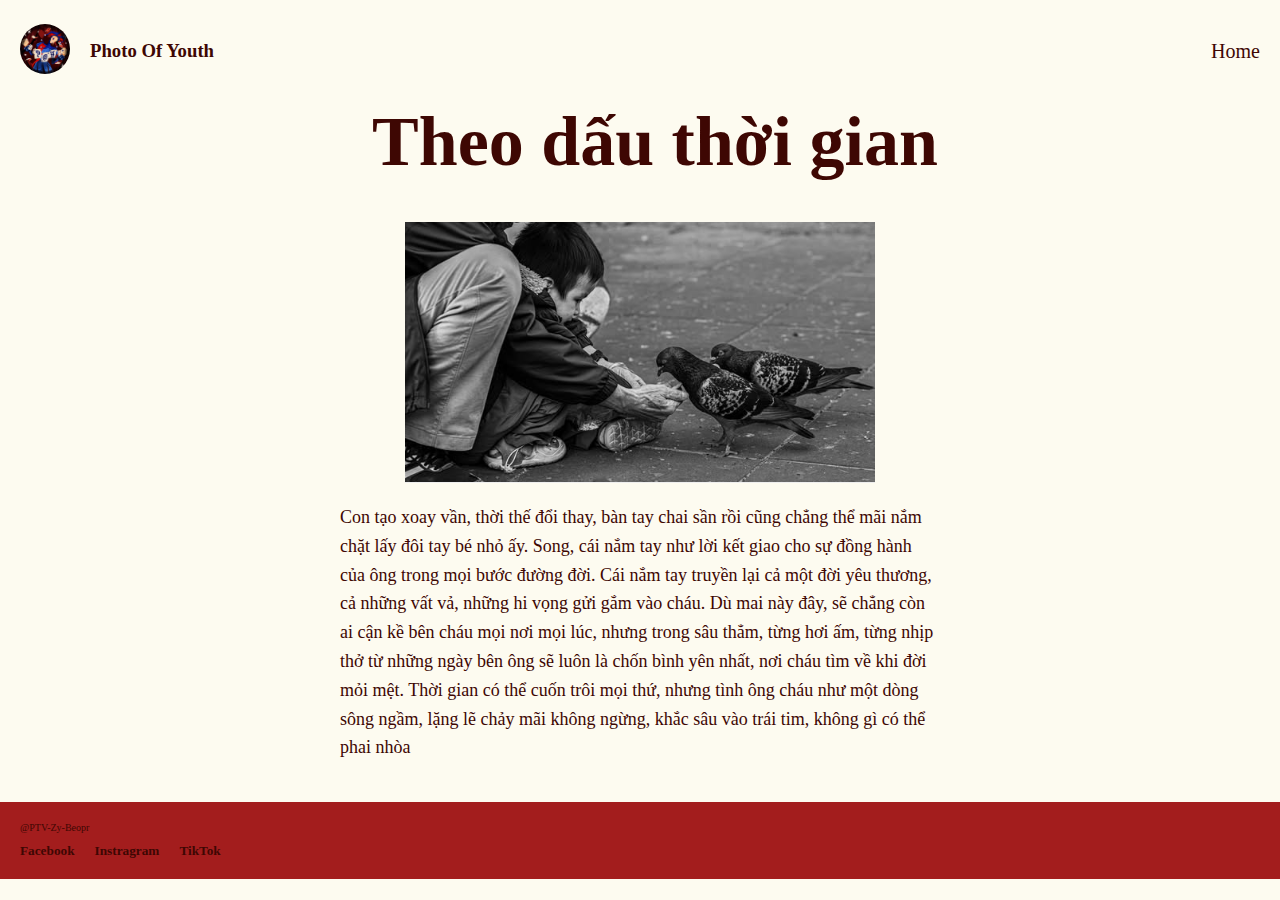
<file: theodauthoigian.html>
<!DOCTYPE html>
<html lang="en">
<head>
    <meta charset="UTF-8">
    <meta name="viewport" content="width=device-width, initial-scale=1.0">
    <title>Theo dấu thời gian</title>
    <link rel="stylesheet" href="theodauthoigian.css">
</head>
<body>
    <div class="header" id =Home>
        <div class="left">
          <div class="logo">
            <img src="Logo.jpg" alt="" />
          </div>

          <div class="note">
            <h3>Photo Of Youth</h3>
          </div>
        </div>

        <div class="navbar">
          <a href="index.html">Home</a>
          
        </div>
      </div>

    <div class="main">
        <div class="top">
      <h1> Theo dấu thời gian</h1>   
    </div>
   <div class = "content">
        <img src="popup4.jpg" alt="">
        <p>
            Con tạo xoay vần, thời thế đổi thay, bàn tay chai sần rồi cũng chẳng thể mãi nắm chặt lấy đôi tay bé nhỏ ấy. Song, cái nắm tay như lời kết giao cho sự đồng hành của ông trong mọi bước đường đời. Cái nắm tay truyền lại cả một đời yêu thương, cả những vất vả, những hi vọng gửi gắm vào cháu. Dù mai này đây, sẽ chẳng còn ai cận kề bên cháu mọi nơi mọi lúc, nhưng trong sâu thẳm, từng hơi ấm, từng nhịp thở từ những ngày bên ông sẽ luôn là chốn bình yên nhất, nơi cháu tìm về khi đời mỏi mệt. Thời gian có thể cuốn trôi mọi thứ, nhưng tình ông cháu như một dòng sông ngầm, lặng lẽ chảy mãi không ngừng, khắc sâu vào trái tim, không gì có thể phai nhòa
        </p>

   </div>

   <div class="footer" id="Contact">
        <div class="info">
          <div class="designer"><p>@PTV-Zy-Beopr</p></div> 
          <div class = "in4clb">
            <a href="https://www.facebook.com/poyyenhoa" target="_blank"><h5>Facebook</h5></a>
            <a href="https://www.instagram.com/photoofyouth/" target="_blank"><h5>Instragram</h5></a>
            <a href="https://www.tiktok.com/@photoofyouth_?is_from_webapp=1&sender_device=pc" target="_blank"><h5>TikTok</h5></a>
        </div>
</div>
    
</body>
</html>
</body>
</html>
</file>
<file: index.css>
*{
    margin: 0;
    padding: 0;
    
}

body{
    background-color: rgb(253, 251, 240);
    color: rgb(62, 7, 3);
    font-family: 'Montserrat';  
    box-sizing: border-box; 
}

.header{
    display: flex;
    justify-content: space-between;
    align-items: center;

    padding-left: 20px;
    padding-top: 24px;
    padding-right: 20px;
    padding-bottom: 24px;


}

.navbar a{
  text-decoration: none;
  color: rgb(62, 7, 3);
  font-weight: 500;
}

.header .left .logo img{
    height: 50px;
    width: 50px;
    border-radius: 50%;
}

.header .left .note{
    display: flex;
    flex-direction: column;
    margin-left: 20px;
}

.header .left{
    display: flex;
    align-items: center;
    
}

.header .navbar a+a {
    padding-left: 24px;
}


.hero {
  width: 100%;
  height: 750px; 
  margin: 0; 
  padding:0;
  overflow: hidden;
}

.hero img {
  width: 100%;
  height: 100%;
  object-fit: cover; 
  display: block;
}

.About{
    padding-left: 40px;
    padding-right: 40px;
    padding-bottom: 30px;
   background-color: rgb(217, 206, 186)
}
.About .top{
    margin-top: 10px;
    justify-content: flex-start ;
    padding: 20px;
    font-size: 30px;
}
.About .top p{
    font-size:20px ;
}

.About .bottom .part1{
    display: flex;
    flex-direction: row;
    justify-content: space-between; 
}
.About .bottom .part1 p{
    font-size: 20px;
    text-align: justify;
    padding: 20px;
    align-items: stretch;

}

.About .bottom .part1 img{
    width: 500px;
    height: 300px;
    border-radius: 10px;
    margin-left: 20px;
}

.About .bottom .part2{
    display: flex;
    flex-direction: row-reverse;
    justify-content: space-between;
    margin-top: 30px ;
}
.About .bottom .part2 p{
    font-size: 20px;
    text-align: justify;
    padding: 20px;
    display: flex;
    align-items: stretch;
    justify-content: flex-end;
    text-align: right

}

.About .bottom .part2 img{
    width: 500px;
    height: 300px;
    border-radius: 10px;
    margin-right: 20px;
}

.Projects {
  display: flex;
  flex-direction: column;
  padding: 20px;
  font-size: 30px;
  margin-top: 10px;
}


.Projects .top {
  display: flex;
  flex-direction: column;
  align-items: flex-end; 
  text-align: right;     
  padding: 20px;
  margin-top: 90px;
  font-size: 30px;
}

.Projects .top p {
  font-size: 20px;
}


.Projects .bottom {
  display: flex;
  flex-direction: row;
  justify-content: space-evenly; 
  margin-top: 30px;
  
}


.Projects .bottom .project1 img,
.Projects .bottom .project2 img,
.Projects .bottom .project3 img,
.Projects .bottom .project4 img {
  width: 263px;
  height: 322px;
  border-radius: 10px;
  display: block;
  margin: 0 auto;
}

.Projects .bottom h4 {
  text-align: center;
  margin-top: 10px;
  font-size: 20px;
}



.Projects .bottom{
    display: flex;
    flex-direction: row;
    justify-content: space-around; 
    margin-top: 30px ;
}
</file>
<file: cheerdance2024.css>
*{
    margin: 0;
    padding: 0;
    font-family: "Montserrat";
    box-sizing: border-box; 
}
.main .top h1{
  font-family: "Dongle";
  padding-left: 30px;
  padding-bottom: 40px;
  display: flex;
  justify-content: center;
  font-size: 70px;
}

body{
    background-color: rgb(253, 251, 240);
    color: rgb(62, 7, 3);
    font-family: 'Montserrat';  
}

.content > div {
    display: flex;
    align-items: center; 
    width: 900px;
    margin: 30px auto; 
    gap: 30px; 
    padding: 0 20px; 
}

/* KHỐI CHẴN (Ảnh phải, Chữ trái) */
.oggies,
.bupmangnon,
.foxify,
.agenty {
    flex-direction: row-reverse; 
    background-color: #FCF9EA;
}

/* Khoảng cách giữa các khối */
.content > div + div {
    padding-top: 30px;
    padding-bottom: 30px;
}

.content img {
    width: 50%; 
    height: auto;
    aspect-ratio: 3/2; 
    border-radius: 30px;
    object-fit: cover;
    border-bottom: none;
    transition: all 0.3s ease-in-out;
    

    scroll-snap-align: none;
}

.content p {
    width: 40%; 
    margin-top: 0; 
    font-size: 16px; 
    line-height: 1.2;
    font-weight: bold; 
    white-space: pre-line;
}

.pinkpaw p,
.holliez p,
.fang p,
.Quilin p,
.mario p {
    text-align: left;
}


.oggies p,
.bupmangnon p,
.foxify p,
.agenty p {
    text-align: right;
}




.content{
    display: flex;
    flex-direction: column;
    align-items: center;
    margin-bottom: 40px;
    
}

.header{
    display: flex;
    justify-content: space-between;
    align-items: center;
    font-family: "Dongle" ;

    padding-left: 20px;
    padding-top: 24px;
    padding-right: 20px;
    padding-bottom: 24px;

    position: sticky;
    top: 0;
    background-color: rgb(253, 251, 240);

}

.navbar a{
  text-decoration: none;
  color: rgb(62, 7, 3);
  font-size: 20px;
}

.navbar a:hover {
    color: rgb(168, 41, 41);
}

.header .left .note h3{
  font-family: "Dongle";
}

.header .left .logo img{
    height: 50px;
    width: 50px;
    border-radius: 50%;
}

.header .left .note{
    display: flex;
    flex-direction: column;
    margin-left: 20px;
}

.header .left{
    display: flex;
    align-items: center;
    
}

.footer{
    background-color: rgb(163, 29, 29);
    padding: 20px;
    display: flex;
    justify-content: space-between;
    align-items: center;
    flex-direction: row;
    flex: 1;
}

.footer .info a, .footer .Home a{
    text-decoration: none;
    color: rgb(62, 7, 3);
}

.footer .info p{
    
    font-size: 10px;
    margin-bottom: 10px;
}

.footer .in4clb {
    display: flex;
    flex-direction: row;
}

.footer .in4clb a + a {
    margin-left: 20px;
}
.content img:hover {
    transform: scale(1.05); /* Phóng to nhẹ khi hover */
    box-shadow: 0 8px 16px rgba(0, 0, 0, 0.3); 
    z-index: 5;
}

@media (max-width: 992px) {
  .content > div {
    width: 95%; 
    gap: 20px;
  }
}


@media (max-width: 768px) {
    .content > div {
        flex-direction: column !important; 
        align-items: center;
        width: 95%; 
        margin: 20px auto;
        gap: 0;
    }

    
    .content img,
    .content p {
        width: 100% !important; 
    }
    
    .content img {
        max-height: none; 
    }

    .content p {
         margin-top: 15px; 
         font-size: 16px;
         text-align: center !important; /* Căn giữa trên mobile để dễ đọc */
    }
    
    .pinkpaw, .holliez, .fang, .Quilin, .mario {
        flex-direction: column !important;
    }

    .header {
      flex-direction: row;
      align-items: flex-start;
      padding-top: 16px;
      padding-bottom: 16px;
    }

    .navbar {
      margin-top: 12px;
    }

    .footer {
      flex-direction: column;
      text-align: center;
    }

    .footer .in4clb {
      margin-top: 10px;
      justify-content: center;
    }
}


@media (max-width: 480px) {

  .header .left .logo img {
    height: 40px;
    width: 40px;
  }

  .header .left .note h3 {
    font-size: 16px;
  }

  .main .top h1 {
    font-size: 50px;
  }

  .content p {
    font-size: 15px;
  }

  .footer .in4clb h5 {
    font-size: 14px;
  }
}
</file>
<file: cheerdance2025.css>
*{
    margin: 0;
    padding: 0;
    font-family: "Montserrat";
    box-sizing: border-box; 
}
.main .top h1{
  font-family: "Dongle";
  padding-left: 30px;
  padding-bottom: 40px;
  display: flex;
  justify-content: center;
  font-size: 70px;
}

body{
    background-color: rgb(253, 251, 240);
    color: rgb(62, 7, 3);
    font-family: 'Montserrat';  
}

.content > div {
    display: flex;
    align-items: center; 
    width: 900px;
    margin: 30px auto; 
    gap: 30px; 
    padding: 0 20px; 
}

.yenergy,
.hawave,
.sodapop,
.antiantifresh {
    flex-direction: row-reverse; 
    background-color: #FCF9EA;
}

.yenergy p,
.hawave p,
.sodapop p,
.antiantifresh p {
    text-align: right;
}

.content > div + div {
    padding-top: 30px;
    padding-bottom: 30px;
}

.content img {
    width: 60%; 
    height: auto;
    aspect-ratio: 3/2; 
    border-radius: 30px;
    object-fit: cover;
    border-bottom: none;
    transition: all 0.3s ease-in-out;
    

    scroll-snap-align: none;
}

.content p {
    width: 60%; 
    margin-top: 0; 
    font-size: 16px; 
    line-height: 1.2;
    font-weight: bold; 
    white-space: pre-line;
}

.content img:hover {
    transform: scale(1.05); 
    box-shadow: 0 8px 16px rgba(0, 0, 0, 0.3); 
    z-index: 5;
}

.usako p,
.daibangsaicanh p,
.peanerds p,
.cheercago p,
._23jo p {
    text-align: left;
}

.content{
    display: flex;
    flex-direction: column;
    align-items: center;
    margin-bottom: 40px;
    
}

.header{
    display: flex;
    justify-content: space-between;
    align-items: center;
    font-family: "Dongle" ;

    padding-left: 20px;
    padding-top: 24px;
    padding-right: 20px;
    padding-bottom: 24px;

    position: sticky;
    top: 0;
    background-color: rgb(253, 251, 240);

}

.navbar a{
  text-decoration: none;
  color: rgb(62, 7, 3);
  font-size: 20px;
}

.navbar a:hover {
    color: rgb(168, 41, 41);
}

.header .left .note h3{
  font-family: "Dongle";
}

.header .left .logo img{
    height: 50px;
    width: 50px;
    border-radius: 50%;
}

.header .left .note{
    display: flex;
    flex-direction: column;
    margin-left: 20px;
}

.header .left{
    display: flex;
    align-items: center;
    
}

.footer{
    background-color: rgb(163, 29, 29);
    padding: 20px;
    display: flex;
    justify-content: space-between;
    align-items: center;
    flex-direction: row;
    flex: 1;
}

.footer .info a, .footer .Home a{
    text-decoration: none;
    color: rgb(62, 7, 3);
}

.footer .info p{
    
    font-size: 10px;
    margin-bottom: 10px;
}

.footer .in4clb {
    display: flex;
    flex-direction: row;
}

.footer .in4clb a + a {
    margin-left: 20px;
}

@media (max-width: 992px) {
  .content > div {
    width: 95%; 
    gap: 20px;
  }
}


@media (max-width: 768px) {
    .content > div {
        flex-direction: column !important; 
        align-items: center;
        width: 95%; 
        margin: 20px auto;
        gap: 0;
    }

    
    .content img,
    .content p {
        width: 100% !important; 
    }
    
    .content img {
        max-height: none; 
    }

    .content p {
         margin-top: 15px; 
         font-size: 16px;
         text-align: left !important; 
    }
    
    .usako, .daibangsaicanh, .peanerds, .cheercago, ._23jo {
        flex-direction: column !important;
    }

    .header {
      flex-direction: row;
      align-items: flex-start;
      padding-top: 16px;
      padding-bottom: 16px;
    }

    .navbar {
      margin-top: 12px;
    }

    .footer {
      flex-direction: column;
      text-align: center;
    }

    .footer .in4clb {
      margin-top: 10px;
      justify-content: center;
    }
}


@media (max-width: 480px) {

  .header .left .logo img {
    height: 40px;
    width: 40px;
  }

  .header .left .note h3 {
    font-size: 16px;
  }

  .main .top h1 {
    font-size: 50px;
  }

  .content p {
    font-size: 15px;
  }

  .footer .in4clb h5 {
    font-size: 14px;
  }
}
</file>
<file: lekiniem65nam.css>
*{
    margin: 0;
    padding: 0;
    font-family: "Montserrat";
    box-sizing: border-box; 
}

body{
    background-color: rgb(253, 251, 240);
    color: rgb(62, 7, 3);
    font-family: 'Montserrat';  
    overflow-y: auto; 
    scroll-snap-type: none; 
}


.header{
    display: flex;
    justify-content: space-between;
    align-items: center;
    font-family: "Dongle" ;
    padding-left: 20px;
    padding-top: 24px;
    padding-right: 20px;
    padding-bottom: 24px;
    position: sticky;
    top: 0;
    background-color: rgb(253, 251, 240);
    z-index: 10;
    box-shadow: 0 2px 4px rgba(0, 0, 0, 0.05);
}

.navbar a{
  text-decoration: none;
  color: rgb(62, 7, 3);
  font-size: 20px;
  margin-left: 20px;
}

.navbar a:hover {
    color: rgb(168, 41, 41);
}

.header .left .note h3{
  font-family: "Dongle";
}

.header .left .logo img{
    height: 50px;
    width: 50px;
    border-radius: 50%;
}

.header .left .note{
    display: flex;
    flex-direction: column;
    margin-left: 20px;
}

.header .left{
    display: flex;
    align-items: center;
}


.main{
    max-width: 1200px;
    margin: 0 auto;
    padding: 20px;
    display: block;
}

.main .top {
    width: 100%;
    padding-top: 20px;
    padding-bottom: 20px;
    text-align: center;
    max-width: 960px;
    margin: 0 auto;
}

.main .top h1{
  font-family: "Dongle";
  text-align: center;
  font-size: 70px;
}


.content p {
    font-size: 18px;
    line-height: 1.8;
    margin: 0 auto 40px auto; 
    text-align: justify; 
    max-width: 900px; 
    padding: 0 20px;
}

.content{
    display: grid;
    grid-template-columns: repeat(2, 1fr); 
    grid-gap: 30px; 
    padding: 40px 20px;
    max-width: 960px; 
    margin: 0 auto;
    
}

.content img {
    width: 100%;
    height: auto;
    aspect-ratio: 4/3; 
    object-fit: cover;
    border-radius: 8px; /* Bo góc nhẹ */
    box-shadow: 0 4px 12px rgba(0, 0, 0, 0.2);
    transition: all 0.3s ease-in-out;
    

    scroll-snap-align: none;
}

.content img:hover {
    transform: scale(1.05); /* Phóng to nhẹ khi hover */
    box-shadow: 0 8px 16px rgba(0, 0, 0, 0.3); 
    z-index: 5;
}


/* FOOTER */
.footer{
    background-color: rgb(163, 29, 29);
    padding: 20px;
    display: flex;
    justify-content: space-between;
    align-items: center;
    flex-direction: row;
    color: rgb(253, 251, 240); 
    /* Loại bỏ scroll snap */
    scroll-snap-align: none; 
}

.footer .info a, .footer .Home a{
    text-decoration: none;
    color: rgb(253, 251, 240);
}

.footer .info p{
    font-size: 10px;
    margin-bottom: 10px;
}

.footer .in4clb {
    display: flex;
    flex-direction: row;
}

.footer .in4clb a + a {
    margin-left: 20px;
}

/* MEDIA QUERIES */

@media (max-width: 768px) {
    .content {
        grid-template-columns: 1fr; /* 1 cột trên mobile */
        grid-gap: 20px;
        padding: 20px 10px;
    }
    
    .content img {
        aspect-ratio: 16/9; 
    }
    
    .main .top h1 {
        font-size: 50px;
    }
    
    .content p {
        font-size: 16px;
    }

    .header {
      flex-direction: column;
      align-items: center;
    }

    .navbar {
      margin-top: 10px;
    }

    .footer {
      flex-direction: column;
      text-align: center;
    }

    .footer .in4clb {
      margin-top: 10px;
      justify-content: center;
    }
}
</file>
<file: missunderstood.css>
*{
    margin: 0;
    padding: 0;
    
}

body{
    background-color: rgb(253, 251, 240);
    color: rgb(62, 7, 3);
    font-family: 'Montserrat';  
    box-sizing: border-box; 
}

.content img{
    width: 470px;
  height: auto;
  max-height: 260px;
  object-fit: cover;
  border-bottom: 1px solid #eee;
}

.content{
    display: flex;
    flex-direction: column;
    align-items: center;
    margin-bottom: 40px;
    
}

.content p{
    margin-top: 20px;
    width: 600px;
    font-size: 18px;
    line-height: 1.6;
}

.header{
    display: flex;
    justify-content: space-between;
    align-items: center;

    padding-left: 20px;
    padding-top: 24px;
    padding-right: 20px;
    padding-bottom: 24px;

    position: sticky;
    top: 0;
    background-color: rgb(253, 251, 240);

}

.navbar a{
  text-decoration: none;
  color: rgb(62, 7, 3);
  font-weight: 500;
}

.navbar a:hover {
    color: rgb(168, 41, 41);
}

.header .left .logo img{
    height: 50px;
    width: 50px;
    border-radius: 50%;
}

.header .left .note{
    display: flex;
    flex-direction: column;
    margin-left: 20px;
}

.header .left{
    display: flex;
    align-items: center;
    
}

.footer{
    background-color: rgb(163, 29, 29);
    padding: 20px;
    display: flex;
    justify-content: space-between;
    align-items: center;
    flex-direction: row;
    
}

.footer .info a, .footer .Home a{
    text-decoration: none;
    color: rgb(62, 7, 3);
}

.footer .info p{
    
    font-size: 10px;
    margin-bottom: 10px;
}

.footer .in4clb {
    display: flex;
    flex-direction: row;
}

.footer .in4clb a + a {
    margin-left: 20px;
}

@media (max-width: 992px) {
  .content p {
    width: 80%;
    font-size: 17px;
  }

  .content img {
    width: 80%;
    max-height: none;
  }

  .header {
    padding-top: 16px;
    padding-bottom: 16px;
  }

  .navbar a {
    font-size: 16px;
  }
}


@media (max-width: 768px) {

  .header {
    flex-direction: row;
    align-items: flex-start;
  }

  .navbar {
    margin-top: 12px;
  }

  h1 {
    font-size: 26px;
    text-align: center;
  }

  .content img {
    width: 90%;
  }

  .content p {
    width: 90%;
    font-size: 16px;
    line-height: 1.5;
  }

  .footer {
    flex-direction: column;
    text-align: center;
  }

  .footer .in4clb {
    margin-top: 10px;
    justify-content: center;
  }
}


@media (max-width: 480px) {

  .header .left .logo img {
    height: 40px;
    width: 40px;
  }

  .header .left .note h3 {
    font-size: 16px;
  }

  h1 {
    font-size: 22px;
  }

  .content p {
    font-size: 15px;
  }

  .footer .in4clb h5 {
    font-size: 14px;
  }
}
</file>
<file: netxuan.css>
*{
    margin: 0;
    padding: 0;
    
}

body{
    background-color: rgb(253, 251, 240);
    color: rgb(62, 7, 3);
    font-family: 'Montserrat';  
    box-sizing: border-box; 
}

.content img{
    width: 470px;
  height: auto;
  max-height: 260px;
  object-fit: cover;
  border-bottom: 1px solid #eee;
}

.content{
    display: flex;
    flex-direction: column;
    align-items: center;
    margin-bottom: 40px;
    
}

.content p{
    margin-top: 20px;
    width: 600px;
    font-size: 18px;
    line-height: 1.6;
}

.header{
    display: flex;
    justify-content: space-between;
    align-items: center;

    padding-left: 20px;
    padding-top: 24px;
    padding-right: 20px;
    padding-bottom: 24px;

    position: sticky;
    top: 0;
    background-color: rgb(253, 251, 240);

}

.navbar a{
  text-decoration: none;
  color: rgb(62, 7, 3);
  font-weight: 500;
}

.navbar a:hover {
    color: rgb(168, 41, 41);
}

.header .left .logo img{
    height: 50px;
    width: 50px;
    border-radius: 50%;
}

.header .left .note{
    display: flex;
    flex-direction: column;
    margin-left: 20px;
}

.header .left{
    display: flex;
    align-items: center;
    
}

.footer{
    background-color: rgb(163, 29, 29);
    padding: 20px;
    display: flex;
    justify-content: space-between;
    align-items: center;
    flex-direction: row;
    
}

.footer .info a, .footer .Home a{
    text-decoration: none;
    color: rgb(62, 7, 3);
}

.footer .info p{
    
    font-size: 10px;
    margin-bottom: 10px;
}

.footer .in4clb {
    display: flex;
    flex-direction: row;
}

.footer .in4clb a + a {
    margin-left: 20px;
}

@media (max-width: 992px) {
  .content p {
    width: 80%;
    font-size: 17px;
  }

  .content img {
    width: 80%;
    max-height: none;
  }

  .header {
    padding-top: 16px;
    padding-bottom: 16px;
  }

  .navbar a {
    font-size: 16px;
  }
}


@media (max-width: 768px) {

  .header {
    flex-direction: row;
    align-items: flex-start;
  }

  .navbar {
    margin-top: 12px;
  }

  h1 {
    font-size: 26px;
    text-align: center;
  }

  .content img {
    width: 90%;
  }

  .content p {
    width: 90%;
    font-size: 16px;
    line-height: 1.5;
  }

  .footer {
    flex-direction: column;
    text-align: center;
  }

  .footer .in4clb {
    margin-top: 10px;
    justify-content: center;
  }
}


@media (max-width: 480px) {

  .header .left .logo img {
    height: 40px;
    width: 40px;
  }

  .header .left .note h3 {
    font-size: 16px;
  }

  h1 {
    font-size: 22px;
  }

  .content p {
    font-size: 15px;
  }

  .footer .in4clb h5 {
    font-size: 14px;
  }
}
</file>
<file: thanhkhoi.css>
*{
    margin: 0;
    padding: 0;
    
}

body{
    background-color: rgb(253, 251, 240);
    color: rgb(62, 7, 3);
    font-family: 'Montserrat';  
    box-sizing: border-box; 
}

.content img{
    width: 470px;
  height: auto;
  max-height: 260px;
  object-fit: cover;
  border-bottom: 1px solid #eee;
}

.content{
    display: flex;
    flex-direction: column;
    align-items: center;
    margin-bottom: 40px;
    
}

.content p{
    margin-top: 20px;
    width: 600px;
    font-size: 18px;
    line-height: 1.6;
}

.header{
    display: flex;
    justify-content: space-between;
    align-items: center;

    padding-left: 20px;
    padding-top: 24px;
    padding-right: 20px;
    padding-bottom: 24px;

    position: sticky;
    top: 0;
    background-color: rgb(253, 251, 240);

}

.navbar a{
  text-decoration: none;
  color: rgb(62, 7, 3);
  font-weight: 500;
}

.navbar a:hover {
    color: rgb(168, 41, 41);
}

.header .left .logo img{
    height: 50px;
    width: 50px;
    border-radius: 50%;
}

.header .left .note{
    display: flex;
    flex-direction: column;
    margin-left: 20px;
}

.header .left{
    display: flex;
    align-items: center;
    
}

.footer{
    background-color: rgb(163, 29, 29);
    padding: 20px;
    display: flex;
    justify-content: space-between;
    align-items: center;
    flex-direction: row;
    
}

.footer .info a, .footer .Home a{
    text-decoration: none;
    color: rgb(62, 7, 3);
}

.footer .info p{
    
    font-size: 10px;
    margin-bottom: 10px;
}

.footer .in4clb {
    display: flex;
    flex-direction: row;
}

.footer .in4clb a + a {
    margin-left: 20px;
}

@media (max-width: 992px) {
  .content p {
    width: 80%;
    font-size: 17px;
  }

  .content img {
    width: 80%;
    max-height: none;
  }

  .header {
    padding-top: 16px;
    padding-bottom: 16px;
  }

  .navbar a {
    font-size: 16px;
  }
}


@media (max-width: 768px) {

  .header {
    flex-direction: row;
    align-items: flex-start;
  }

  .navbar {
    margin-top: 12px;
  }

  h1 {
    font-size: 26px;
    text-align: center;
  }

  .content img {
    width: 90%;
  }

  .content p {
    width: 90%;
    font-size: 16px;
    line-height: 1.5;
  }

  .footer {
    flex-direction: column;
    text-align: center;
  }

  .footer .in4clb {
    margin-top: 10px;
    justify-content: center;
  }
}


@media (max-width: 480px) {

  .header .left .logo img {
    height: 40px;
    width: 40px;
  }

  .header .left .note h3 {
    font-size: 16px;
  }

  h1 {
    font-size: 22px;
  }

  .content p {
    font-size: 15px;
  }

  .footer .in4clb h5 {
    font-size: 14px;
  }
}
</file>
<file: theodauthoigian.css>
* {
    margin: 0;
    padding: 0;
    font-family: "Montserrat";
}

body {
    background-color: rgb(253, 251, 240);
    color: rgb(62, 7, 3);
    font-family: 'Montserrat';  
    box-sizing: border-box; 
}


.header {
    display: flex;
    justify-content: space-between;
    align-items: center;
    font-family: "Dongle" ;
    padding-left: 20px;
    padding-top: 24px;
    padding-right: 20px;
    padding-bottom: 24px;
    position: sticky;
    top: 0;
    background-color: rgb(253, 251, 240);
}

.header .left {
    display: flex;
    align-items: center;
}

.header .left .logo img {
    height: 50px;
    width: 50px;
    border-radius: 50%;
}

.header .left .note {
    display: flex;
    flex-direction: column;
    margin-left: 20px;
}

.header .left .note h3 {
  font-family: "Dongle";
}

.navbar a {
  text-decoration: none;
  color: rgb(62, 7, 3);
  font-size: 20px;
}

.navbar a:hover {
    color: rgb(168, 41, 41);
}

.main .top h1 {
  font-family: "Dongle";
  padding-left: 30px;
  padding-bottom: 40px;
  display: flex;
  justify-content: center;
  font-size: 70px;
}


.content {
    display: flex;
    flex-direction: column;
    align-items: center;
    margin-bottom: 40px;
}

.content img {
    width: 470px;
    height: auto;
    max-height: 260px;
    object-fit: cover;
    border-bottom: 1px solid #eee;
}

.content p {
    margin-top: 20px;
    width: 600px;
    font-size: 18px;
    line-height: 1.6;
}

.content div + div {
    padding-top: 90px;
}


.theodauthoigian1,
.theodauthoigian2,
.theodauthoigian3 {
    display: flex;
    align-items: flex-start; 
    width: 900px;
    margin: 30px auto; 
    gap: 30px; 
    padding: 0 20px; 
}

.theodauthoigian2 {
    flex-direction: row-reverse; 
    background-color: #FCF9EA;
}

.theodauthoigian2 p {
    text-align: right
}


.theodauthoigian1 img, 
.theodauthoigian2 img, 
.theodauthoigian3 img {
    width: 40%; 
    height: auto;
    max-height: 260px;
    object-fit: cover;
}


.theodauthoigian1 p, 
.theodauthoigian2 p, 
.theodauthoigian3 p {
    width: 60%; 
    margin-top: 0; 
    font-size: 18px;
    line-height: 1.6;
    text-align: justify; 
}


.footer {
    background-color: rgb(163, 29, 29);
    padding: 20px;
    display: flex;
    justify-content: space-between;
    align-items: center;
    flex-direction: row;
    flex: 1;
    width: 100%;
}

.footer .info a, .footer .Home a {
    text-decoration: none;
    color: rgb(62, 7, 3);
}

.footer .info p {
    font-size: 10px;
    margin-bottom: 10px;
}

.footer .in4clb {
    display: flex;
    flex-direction: row;
}

.footer .in4clb a + a {
    margin-left: 20px;
}


@media (max-width: 992px) {
  .theodauthoigian1,
  .theodauthoigian2,
  .theodauthoigian3 {
      width: 95%; 
      gap: 20px;
  }
  
  .content p {
    width: 80%;
    font-size: 17px;
  }

  .content img {
    width: 80%;
    max-height: none;
  }

  .header {
    padding-top: 16px;
    padding-bottom: 16px;
  }

  .navbar a {
    font-size: 16px;
  }
}


@media (max-width: 768px) {
  
  .theodauthoigian1,
  .theodauthoigian2,
  .theodauthoigian3 {
      flex-direction: column !important; 
      align-items: center;
      width: 95%; 
      margin: 20px auto;
      gap: 0;
  }

  
  .theodauthoigian1 img, .theodauthoigian2 img, .theodauthoigian3 img,
  .theodauthoigian1 p, .theodauthoigian2 p, .theodauthoigian3 p {
      width: 100%; 
  }
  
  .theodauthoigian1 img, .theodauthoigian2 img, .theodauthoigian3 img {
      max-height: none; 
  }

  .theodauthoigian1 p, .theodauthoigian2 p, .theodauthoigian3
   p {
       margin-top: 15px; 
       font-size: 16px;
  }

  .header {
    flex-direction: row;
    align-items: flex-start;
  }

  .navbar {
    margin-top: 12px;
  }

  
  .main .top h1 { 
    font-size: 40px; 
    text-align: center;
  }

  .content img {
    width: 90%;
  }

  .content p {
    width: 90%;
    font-size: 16px;
    line-height: 1.5;
  }

  .footer {
    flex-direction: column;
    text-align: center;
  }

  .footer .in4clb {
    margin-top: 10px;
    justify-content: center;
  }
}

@media (max-width: 390px) {

  .header .left .logo img {
    height: 40px;
    width: 40px;
  }

  .header .left .note h3 {
    font-size: 16px;
  }

  .main .top h1 { 
    font-size: 30px; 
  }

  .content p {
    font-size: 15px;
  }

  .footer .in4clb h5 {
    font-size: 14px;
  }
}
</file>
